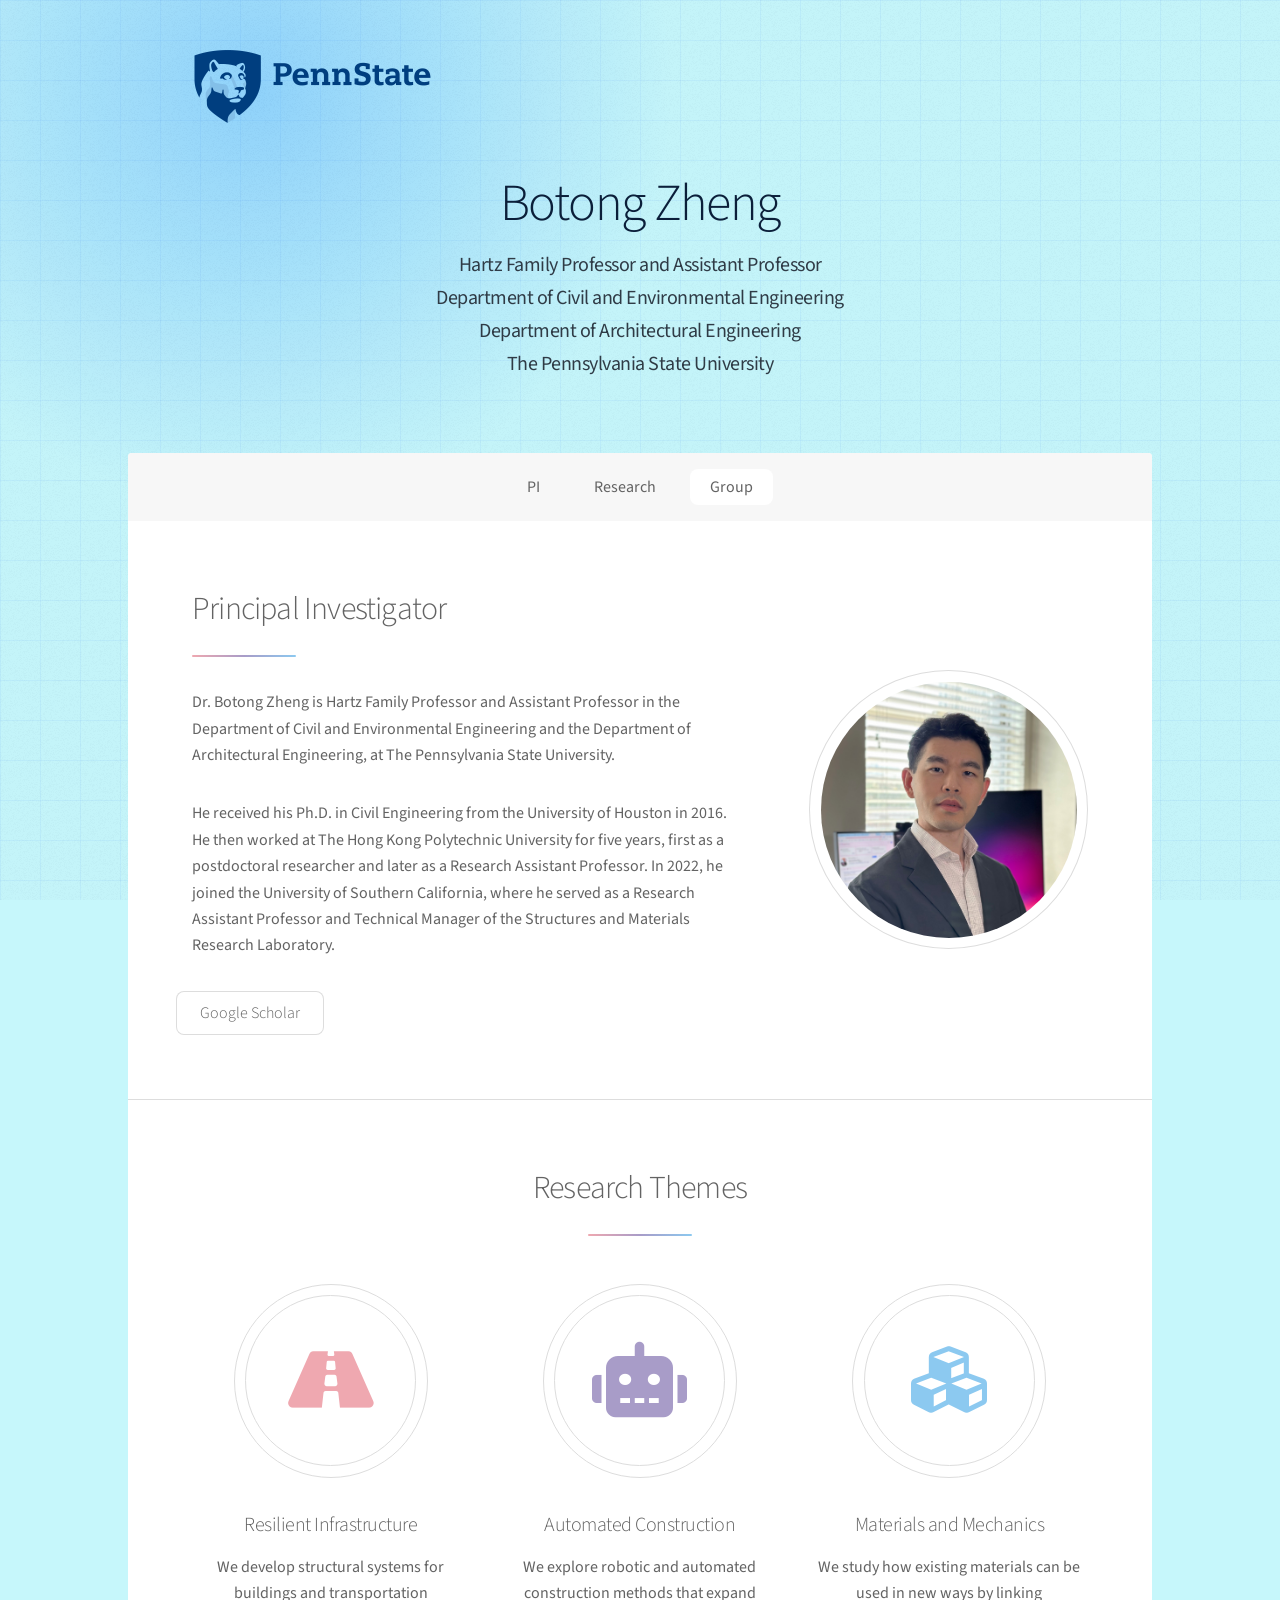
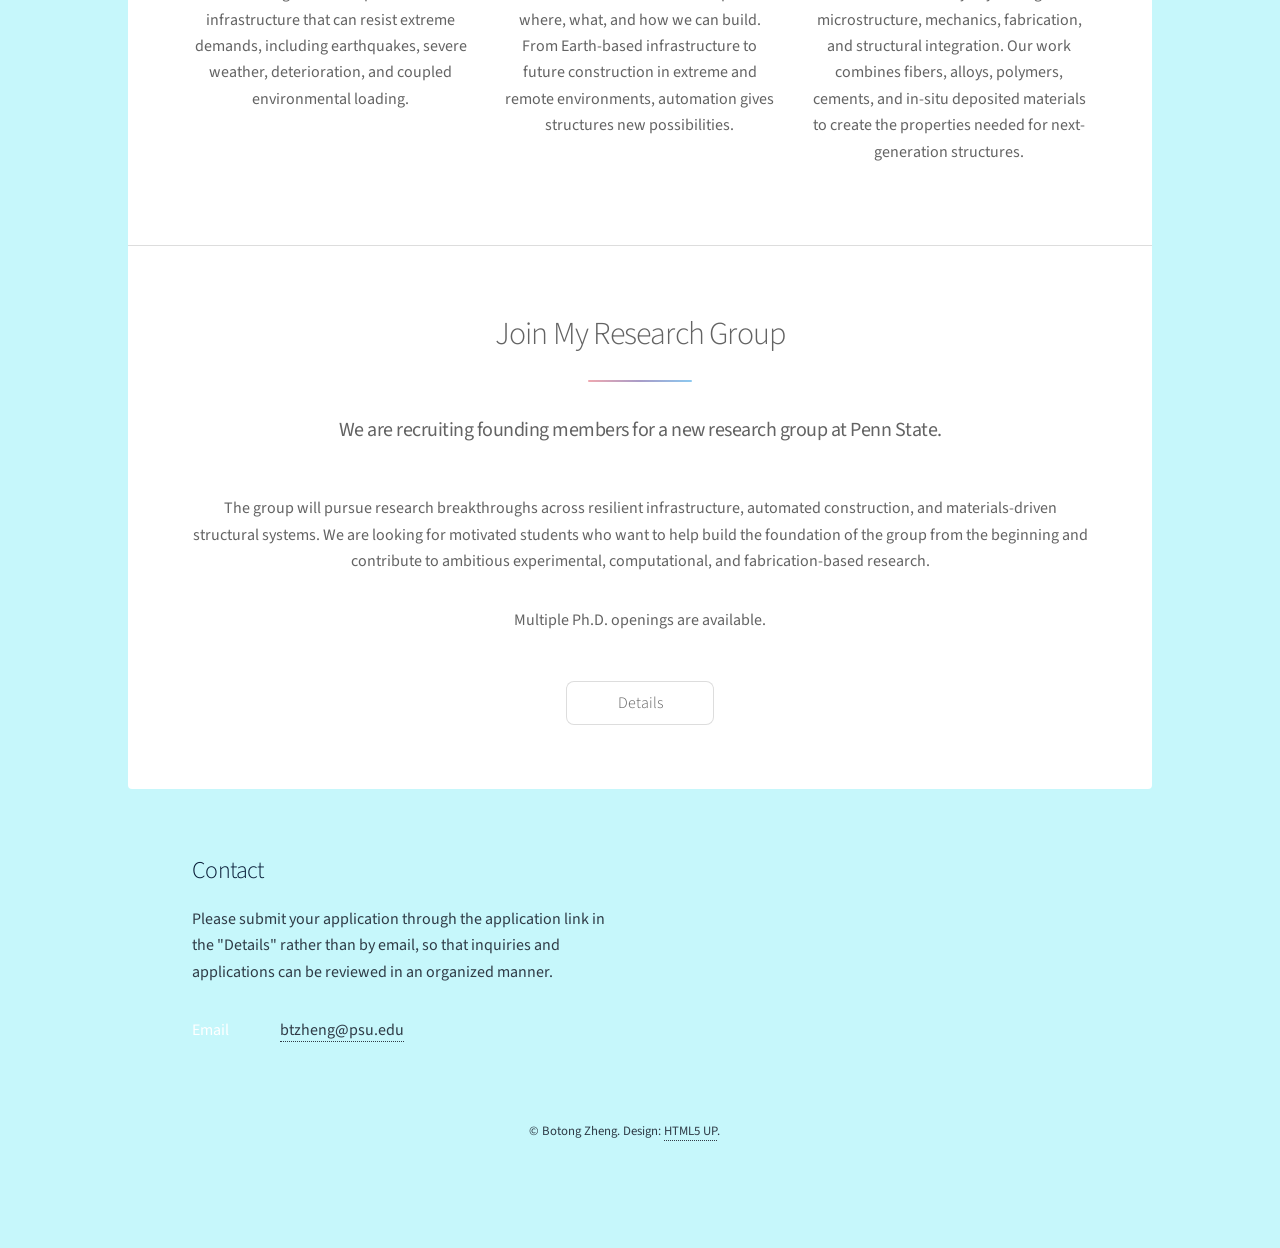
<file: index.html>
<!DOCTYPE HTML>
<!--
	Stellar by HTML5 UP
	html5up.net | @ajlkn
	Free for personal and commercial use under the CCA 3.0 license (html5up.net/license)
-->
<html>
	<head>
		<title>Botong Zheng Research Group</title>
		<meta charset="utf-8" />
		<meta name="viewport" content="width=device-width, initial-scale=1, user-scalable=no" />
		<link rel="stylesheet" href="assets/css/main.css" />
		<noscript><link rel="stylesheet" href="assets/css/noscript.css" /></noscript>
	</head>
	<body class="is-preload">

		<!-- Wrapper -->
			<div id="wrapper">

				<!-- Header -->
					<header id="header" class="alt">
						<span class="logo pennstate-logo"><img src="images/Pennstate-Logo.svg" alt="" /></span>
						<h1>Botong Zheng</h1>
						<p>Hartz Family Professor and Assistant Professor<br />
							Department of Civil and Environmental Engineering<br />
							Department of Architectural Engineering<br />
							The Pennsylvania State University</p>
					</header>

				<!-- Nav -->
					<nav id="nav">
						<ul>
							<li><a href="#intro" class="active">PI</a></li>
							<li><a href="#first">Research</a></li>
							<li><a href="#second">Group</a></li>
						</ul>
					</nav>

				<!-- Main -->
					<div id="main">

						<!-- Principal Investigator -->
						<section id="intro" class="main">
							<div class="spotlight">
								<div class="content">
									<header class="major">
										<h2>Principal Investigator</h2>
									</header>
									<p>Dr. Botong Zheng is Hartz Family Professor and Assistant Professor in the Department of Civil and Environmental Engineering and the Department of Architectural Engineering, at The Pennsylvania State University.</p>
									<p>He received his Ph.D. in Civil Engineering from the University of Houston in 2016. He then worked at The Hong Kong Polytechnic University for five years, first as a postdoctoral researcher and later as a Research Assistant Professor. In 2022, he joined the University of Southern California, where he served as a Research Assistant Professor and Technical Manager of the Structures and Materials Research Laboratory.</p>
									<ul class="actions">
										<a href="https://scholar.google.com/citations?user=AGGy0ecAAAAJ&hl=en" class="button" target="_blank">Google Scholar</a></li>
									</ul>
								</div>
								<span class="image"><img src="images/botong.jpg" alt="Botong Zheng" /></span>
							</div>
						</section>
						<!-- Research -->
						<section id="first" class="main special">
							<header class="major">
								<h2>Research Themes</h2>
							</header>

							<ul class="features">
								<li>
									<span class="icon solid major style1 fa-road"></span>
									<h3>Resilient Infrastructure</h3>
									<p>We develop structural systems for buildings and transportation infrastructure that can resist extreme demands, including earthquakes, severe weather, deterioration, and coupled environmental loading.</p>
								</li>

								<li>
									<span class="icon solid major style3 fa-robot"></span>
									<h3>Automated Construction</h3>
									<p>We explore robotic and automated construction methods that expand where, what, and how we can build. From Earth-based infrastructure to future construction in extreme and remote environments, automation gives structures new possibilities.</p>
								</li>

								<li>
									<span class="icon solid major style5 fa-cubes"></span>
									<h3>Materials and Mechanics</h3>
									<p>We study how existing materials can be used in new ways by linking microstructure, mechanics, fabrication, and structural integration. Our work combines fibers, alloys, polymers, cements, and in-situ deposited materials to create the properties needed for next-generation structures.</p>
								</li>
							</ul>
						</section>

						<!-- Research Group -->
						<section id="second" class="main special">
							<header class="major">
								<h2>Join My Research Group</h2>
								<p>We are recruiting founding members for a new research group at Penn State.</p>
							</header>

							<p>
								The group will pursue research breakthroughs across resilient infrastructure, automated construction,
								and materials-driven structural systems. We are looking for motivated students who want to help build
								the foundation of the group from the beginning and contribute to ambitious experimental, computational,
								and fabrication-based research.
							</p>

							<p>
								Multiple Ph.D. openings are available.
							</p>

							<footer class="major">
								<ul class="actions special">
									<li><a href="Apply.html" class="button">Details</a></li>
								</ul>
							</footer>
						</section>


					</div>

				<!-- Footer -->
					<footer id="footer">
						<section>
							<h2>Contact</h2>
							<p>
								Please submit your application through the application link in the "Details" rather than by email, so that inquiries and applications can be reviewed in an organized manner.
							</p>

							<dl class="alt">
								<dt>Email</dt>
								<dd><a href="mailto:your-email@psu.edu">btzheng@psu.edu</a></dd>
							</dl>
						</section>

						<p class="copyright">
							&copy; Botong Zheng. Design: <a href="https://html5up.net">HTML5 UP</a>.
						</p>
					</footer>
			</div>

		<!-- Scripts -->
			<script src="assets/js/jquery.min.js"></script>
			<script src="assets/js/jquery.scrollex.min.js"></script>
			<script src="assets/js/jquery.scrolly.min.js"></script>
			<script src="assets/js/browser.min.js"></script>
			<script src="assets/js/breakpoints.min.js"></script>
			<script src="assets/js/util.js"></script>
			<script src="assets/js/main.js"></script>

	</body>
</html>
</file>
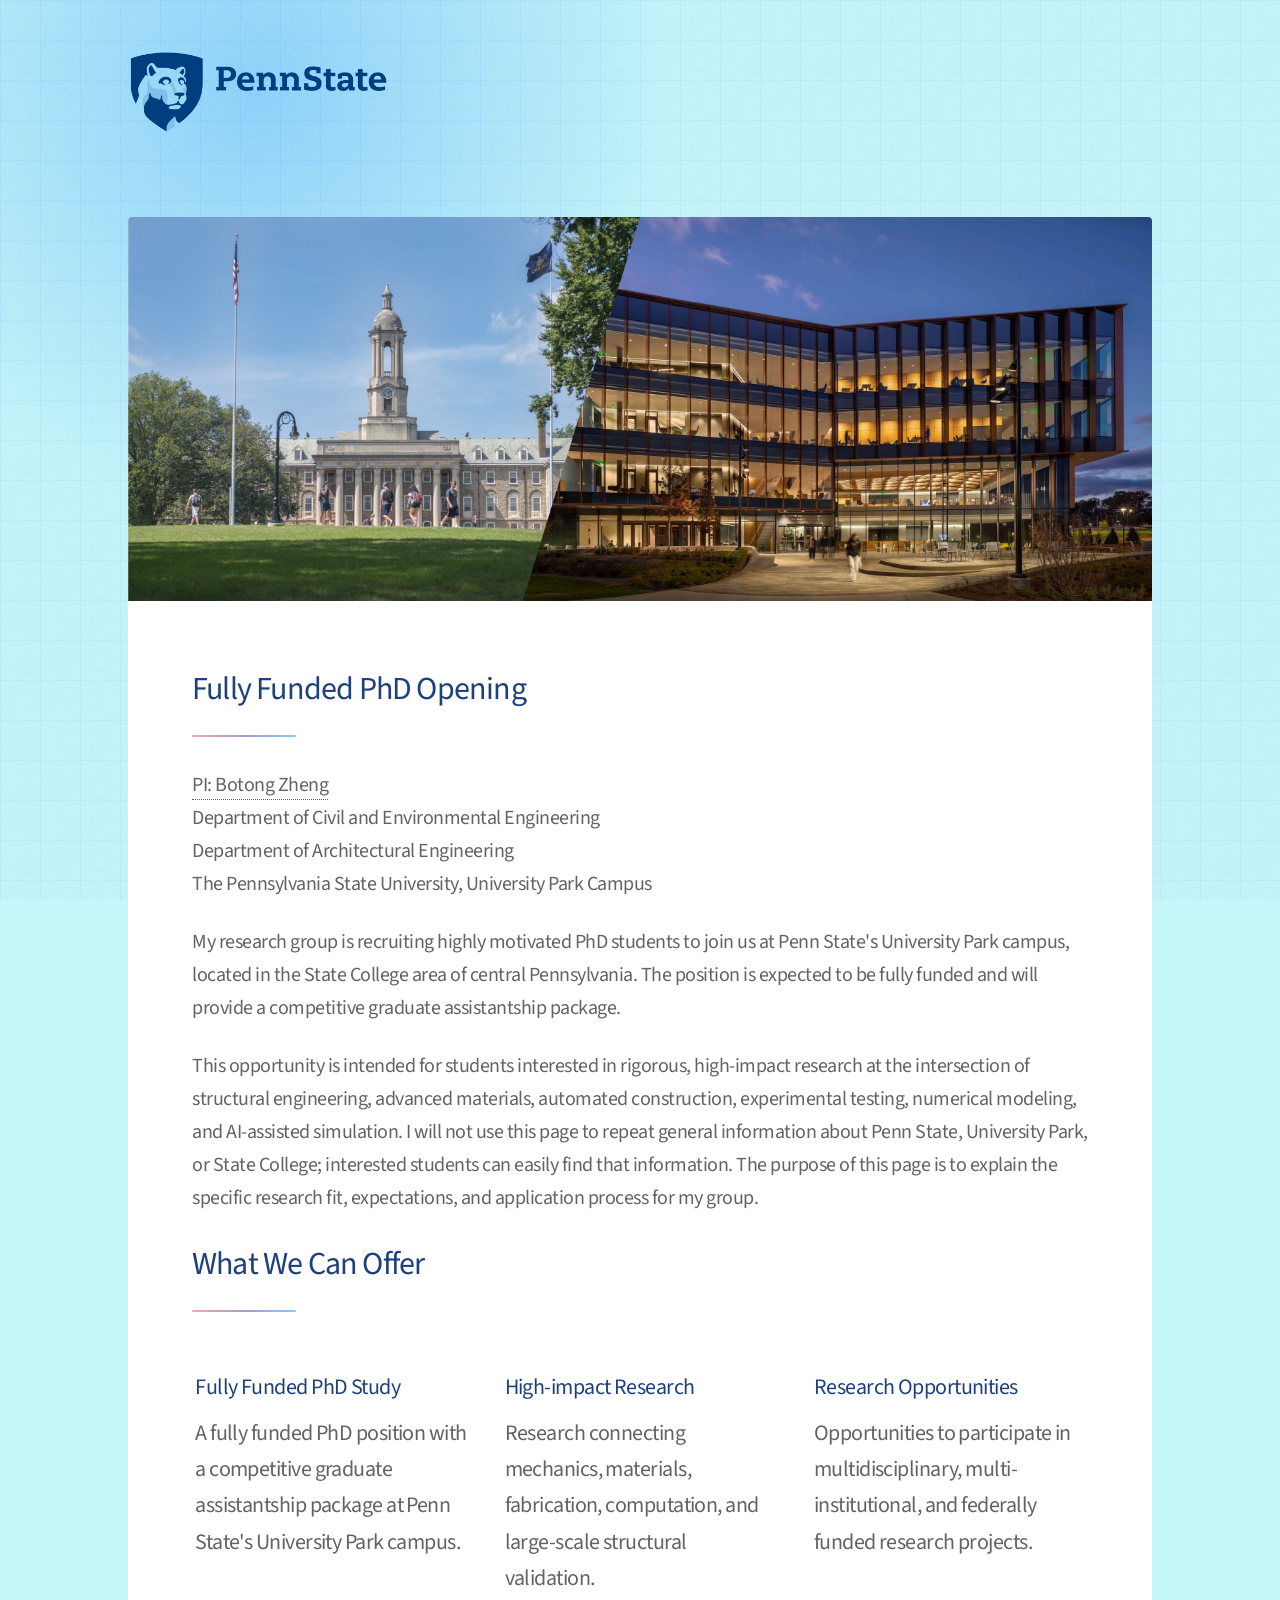
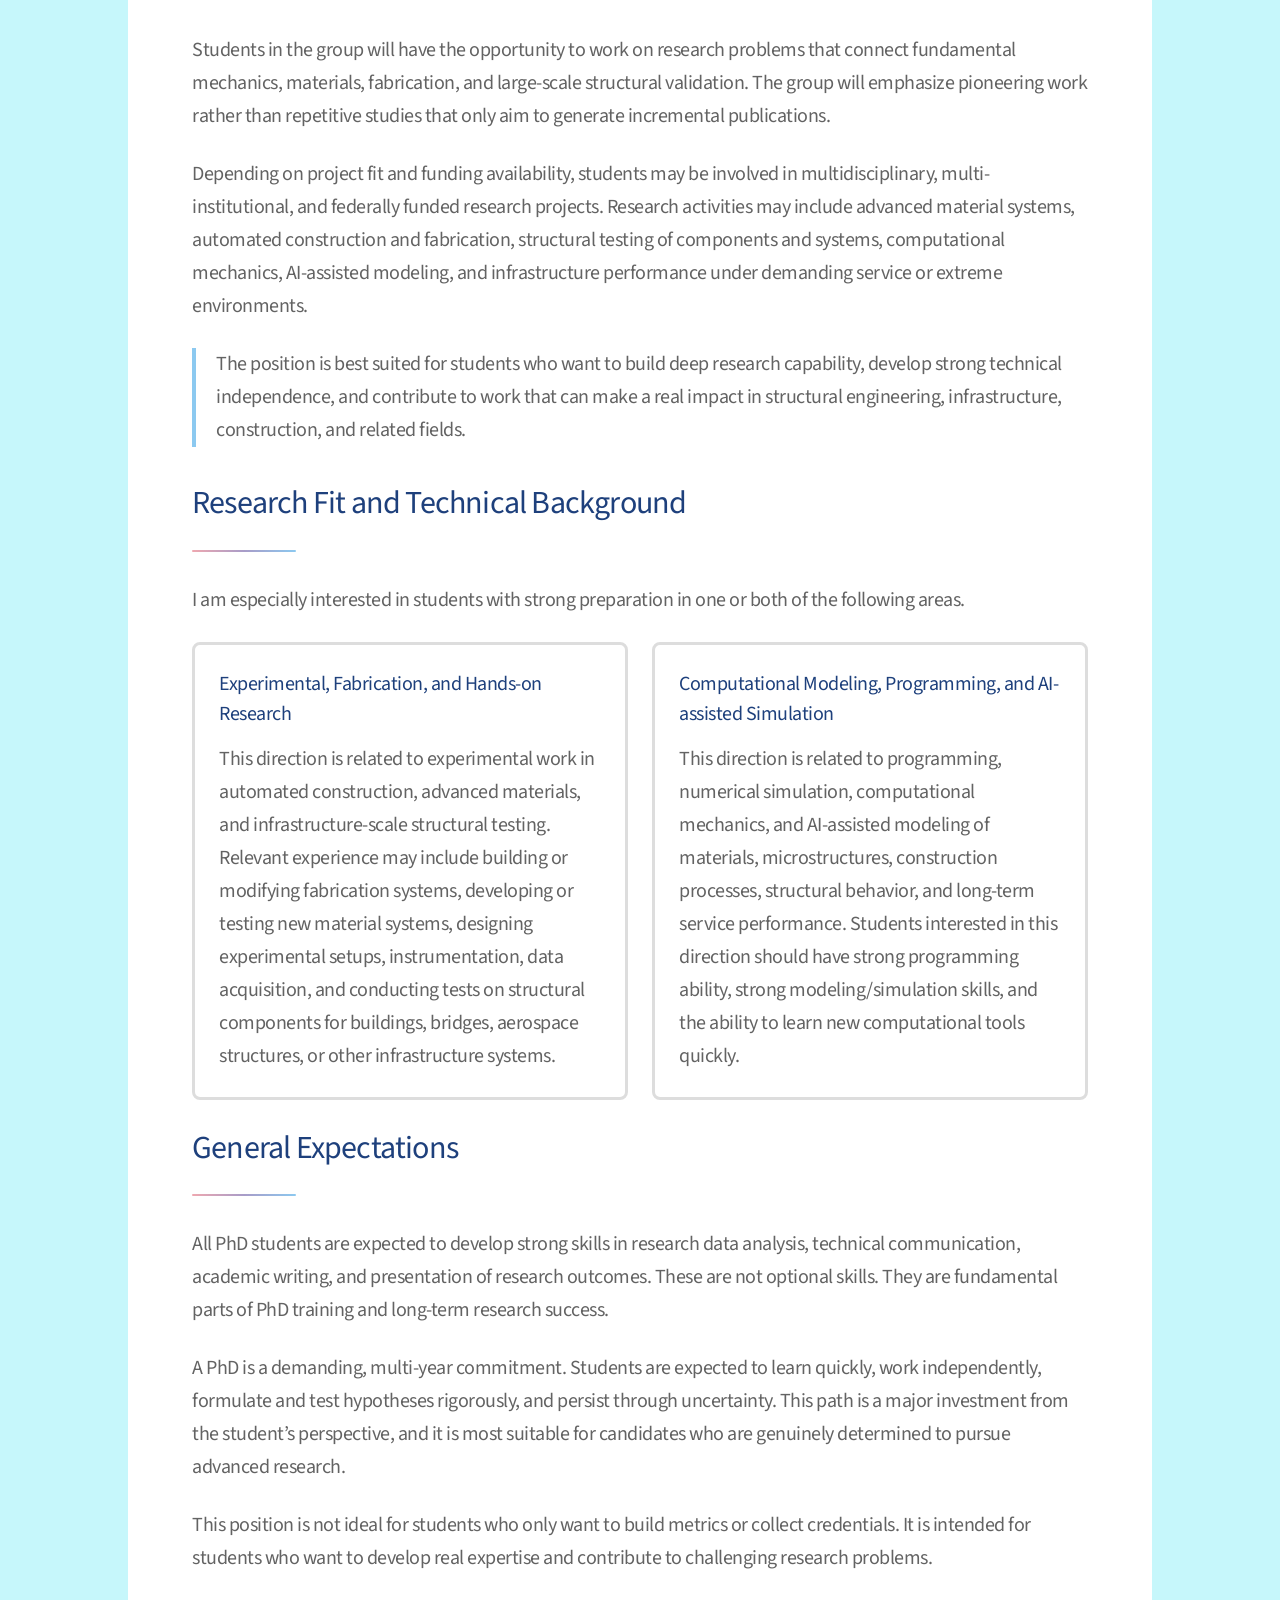
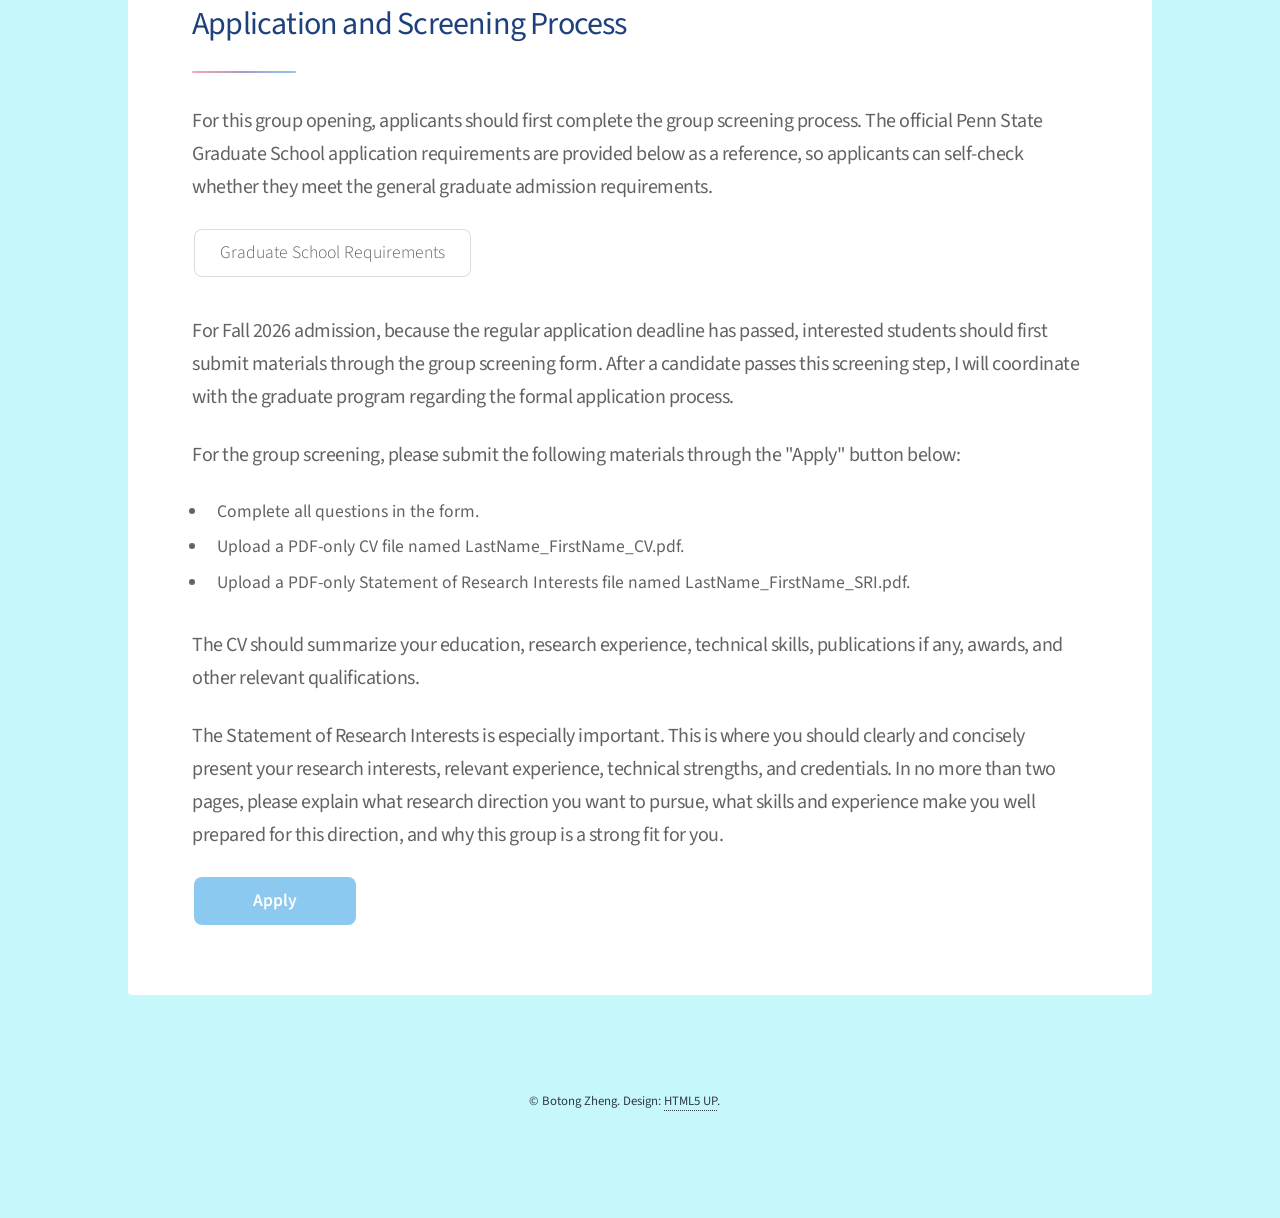
<file: Apply.html>
<!DOCTYPE HTML>
<!--
	Stellar by HTML5 UP
	html5up.net | @ajlkn
	Free for personal and commercial use under the CCA 3.0 license (html5up.net/license)
-->
<html>
	<head>
		<title>PhD Openings</title>
		<meta charset="utf-8" />
		<meta name="viewport" content="width=device-width, initial-scale=1, user-scalable=no" />
		<link rel="stylesheet" href="assets/css/main.css" />
		<noscript><link rel="stylesheet" href="assets/css/noscript.css" /></noscript>
	</head>
	<body class="is-preload">

		<!-- Wrapper -->
			<div id="wrapper">

				<!-- Header -->
					<header id="header" class="site-header">
						<span class="logo pennstate-logo"><img src="images/Pennstate-Logo.svg" alt="" /></span>
					</header>

				<!-- Main -->
					<div id="main">

						<!-- Content -->
							<section id="content" class="main opening-page">
								<span class="image main"><img src="images/Penn_State.jpg" alt="Penn State Old Main" /></span>

								<header class="major">
								<h2>Fully Funded PhD Opening</h2>
								<p>
									<a href="index.html">PI: Botong Zheng</a><br />
									Department of Civil and Environmental Engineering <br />
									Department of Architectural Engineering<br />
									The Pennsylvania State University, University Park Campus<br />
								</p>
								<div class="opening-intro soft-glow">
								<p>
									My research group is recruiting highly motivated PhD students to join us at
									Penn State's University Park campus, located in the State College area of
									central Pennsylvania. The position is expected to be fully funded and will
									provide a competitive graduate assistantship package.
								</p>

								<p>
									This opportunity is intended for students interested in rigorous, high-impact
									research at the intersection of structural engineering, advanced materials,
									automated construction, experimental testing, numerical modeling, and
									AI-assisted simulation. I will not use this page to repeat general information
									about Penn State, University Park, or State College; interested students can
									easily find that information. The purpose of this page is to explain the
									specific research fit, expectations, and application process for my group.
								</p>

								<h2>What We Can Offer</h2>

								<ul class="features">
									<li>
										<h3>Fully Funded PhD Study</h3>
										<p>
											A fully funded PhD position with a competitive graduate assistantship
											package at Penn State's University Park campus.
										</p>
									</li>
									<li>
										<h3>High-impact Research</h3>
										<p>
											Research connecting mechanics, materials, fabrication, computation,
											and large-scale structural validation.
										</p>
									</li>
									<li>
										<h3>Research Opportunities</h3>
										<p>
											Opportunities to participate in multidisciplinary, multi-institutional,
											and federally funded research projects.
										</p>
									</li>
								</ul>

								<p>
									Students in the group will have the opportunity to work on research problems
									that connect fundamental mechanics, materials, fabrication, and large-scale
									structural validation. The group will emphasize pioneering work rather than
									repetitive studies that only aim to generate incremental publications.
								</p>

								<p>
									Depending on project fit and funding availability, students may be involved in
									multidisciplinary, multi-institutional, and federally funded research projects.
									Research activities may include advanced material systems, automated construction
									and fabrication, structural testing of components and systems, computational
									mechanics, AI-assisted modeling, and infrastructure performance under demanding
									service or extreme environments.
								</p>

								<div class="note">
									<p>
										The position is best suited for students who want to build deep research
										capability, develop strong technical independence, and contribute to work
										that can make a real impact in structural engineering, infrastructure,
										construction, and related fields.
									</p>
								</div>

								<h2>Research Fit and Technical Background</h2>

								<p>
									I am especially interested in students with strong preparation in one or both
									of the following areas.
								</p>

								<div class="row">
									<div class="col-6 col-12-medium">
										<section class="box">
											<h3 class="track-title">Experimental, Fabrication, and Hands-on Research</h3>
											<p>
												This direction is related to experimental work in automated construction,
												advanced materials, and infrastructure-scale structural testing. Relevant
												experience may include building or modifying fabrication systems, developing
												or testing new material systems, designing experimental setups, instrumentation,
												data acquisition, and conducting tests on structural components for buildings,
												bridges, aerospace structures, or other infrastructure systems.
											</p>
										</section>
									</div>

									<div class="col-6 col-12-medium">
										<section class="box">
											<h3 class="track-title">Computational Modeling, Programming, and AI-assisted Simulation</h3>
											<p>
												This direction is related to programming, numerical simulation, computational
												mechanics, and AI-assisted modeling of materials, microstructures, construction
												processes, structural behavior, and long-term service performance. Students
												interested in this direction should have strong programming ability, strong
												modeling/simulation skills, and the ability to learn new computational tools
												quickly.
											</p>
										</section>
									</div>
								</div>

								<h2>General Expectations</h2>

									<p>
										All PhD students are expected to develop strong skills in research data
										analysis, technical communication, academic writing, and presentation of
										research outcomes. These are not optional skills. They are fundamental parts
										of PhD training and long-term research success.
									</p>

									<p>
										A PhD is a demanding, multi-year commitment. Students are expected to learn
										quickly, work independently, formulate and test hypotheses rigorously, and
										persist through uncertainty. This path is a major investment from the student’s
										perspective, and it is most suitable for candidates who are genuinely determined
										to pursue advanced research.
									</p>

									<p>
										This position is not ideal for students who only want to build metrics or
										collect credentials. It is intended for students who want to develop real
										expertise and contribute to challenging research problems.
									</p>

									<h2>Application and Screening Process</h2>

									<p>
										For this group opening, applicants should first complete the group screening
										process. The official Penn State Graduate School application requirements are
										provided below as a reference, so applicants can self-check whether they meet
										the general graduate admission requirements.
									</p>

									<ul class="actions">
										<li><a href="https://gradschool.psu.edu/admissions/prepare-to-apply" class="button" target="_blank" rel="noopener">Graduate School Requirements</a></li>
									</ul>

									<p>
										For Fall 2026 admission, because the regular application deadline has passed,
										interested students should first submit materials through the group screening
										form. After a candidate passes this screening step, I will coordinate with the
										graduate program regarding the formal application process.
									</p>

									<p>
										For the group screening, please submit the following materials through the
										"Apply" button below:
									</p>

									<ul>
										<li>Complete all questions in the form.</li>
										<li>Upload a PDF-only CV file named <strong>LastName_FirstName_CV.pdf</strong>.</li>
										<li>Upload a PDF-only Statement of Research Interests file named <strong>LastName_FirstName_SRI.pdf</strong>.</li>
									</ul>
									<p>
										The CV should summarize your education, research experience, technical skills,
										publications if any, awards, and other relevant qualifications.
									</p>

									<p>
										The Statement of Research Interests is especially important. This is where you
										should clearly and concisely present your research interests, relevant experience,
										technical strengths, and credentials. In no more than two pages, please explain
										what research direction you want to pursue, what skills and experience make you
										well prepared for this direction, and why this group is a strong fit for you.
									</p>

									<ul class="actions">
									<li><a href="https://docs.google.com/forms/d/e/1FAIpQLSdyuZRMjmvZvBG1GZIG9OX-FUKU7Kmnsbxd6V69dMdPY4j_tQ/viewform?usp=header" class="button primary" target="_blank" rel="noopener">Apply</a></li>
								</ul>
							</section>
					</div>

				<!-- Footer -->
					<footer id="footer">

						<p class="copyright">
							&copy; Botong Zheng. Design: <a href="https://html5up.net">HTML5 UP</a>.
						</p>
					</footer>

			</div>

		<!-- Scripts -->
			<script src="assets/js/jquery.min.js"></script>
			<script src="assets/js/jquery.scrollex.min.js"></script>
			<script src="assets/js/jquery.scrolly.min.js"></script>
			<script src="assets/js/browser.min.js"></script>
			<script src="assets/js/breakpoints.min.js"></script>
			<script src="assets/js/util.js"></script>
			<script src="assets/js/main.js"></script>

	</body>
</html>
</file>
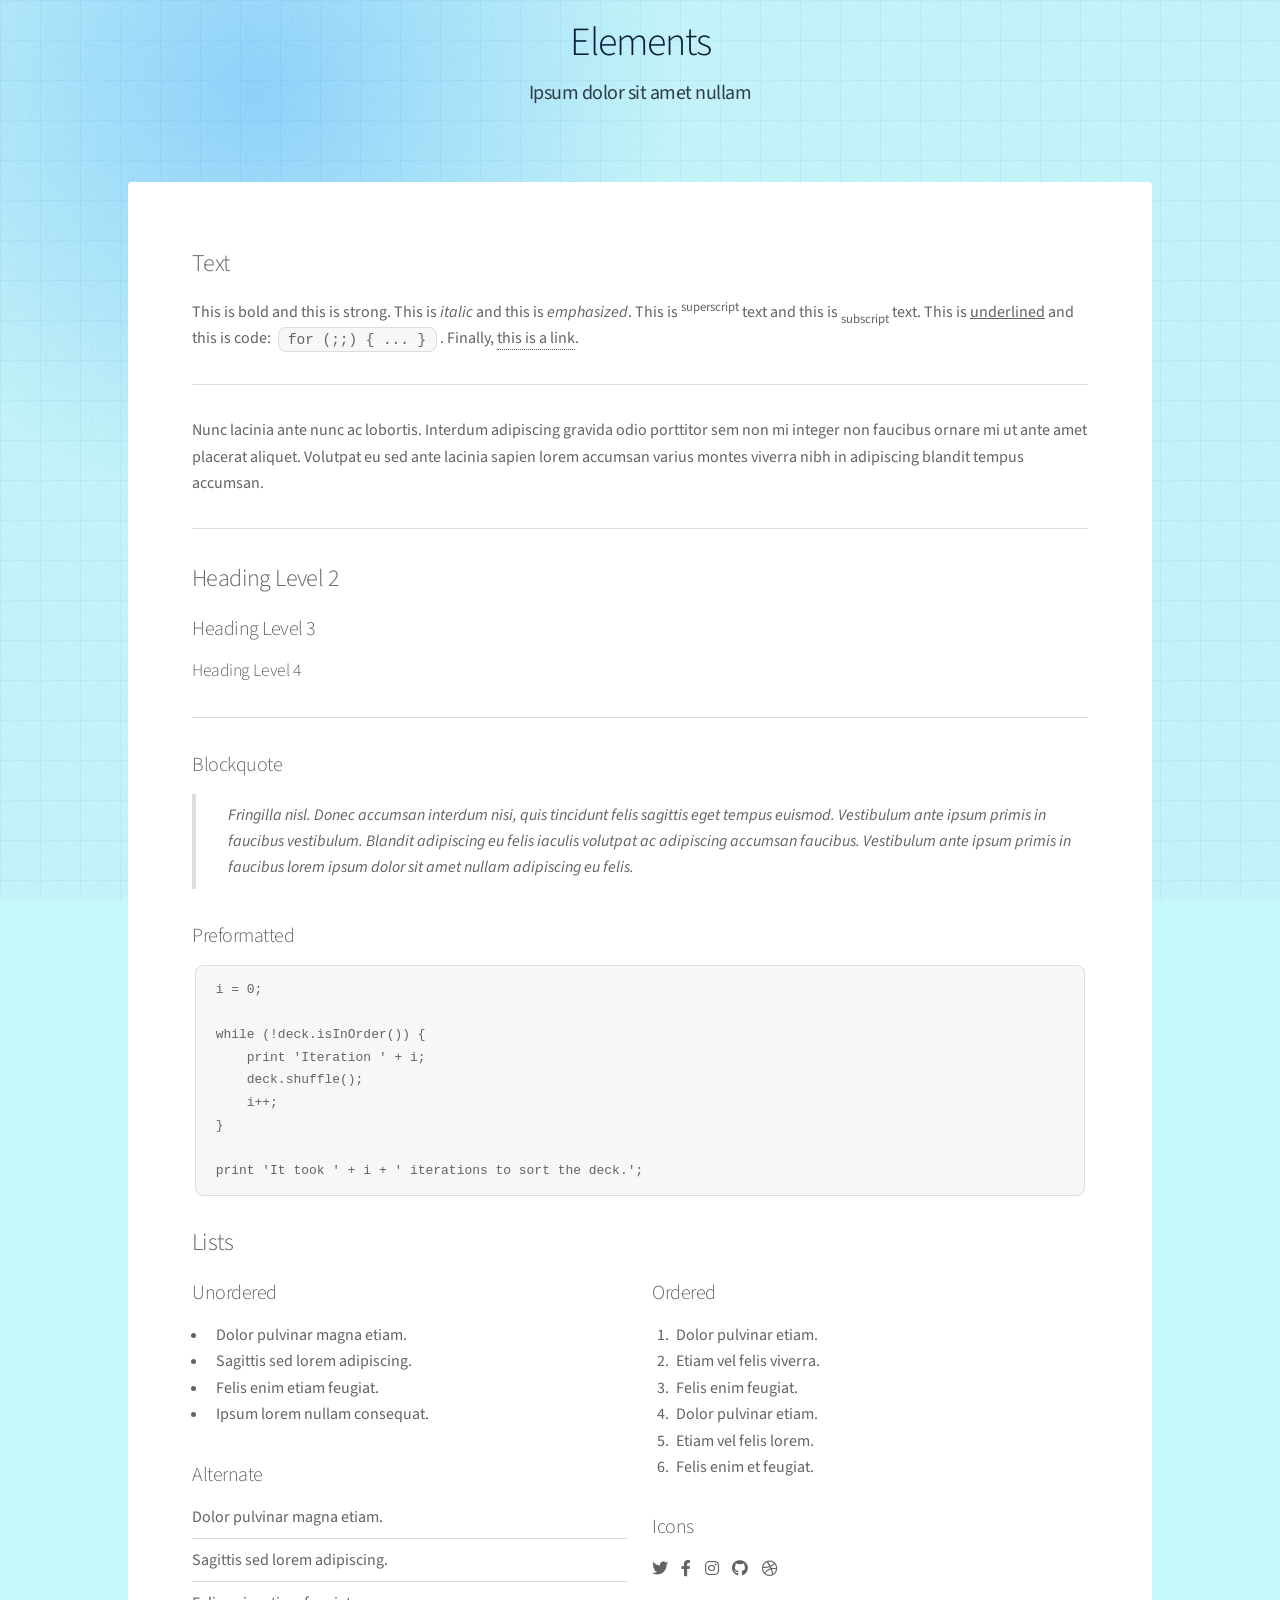
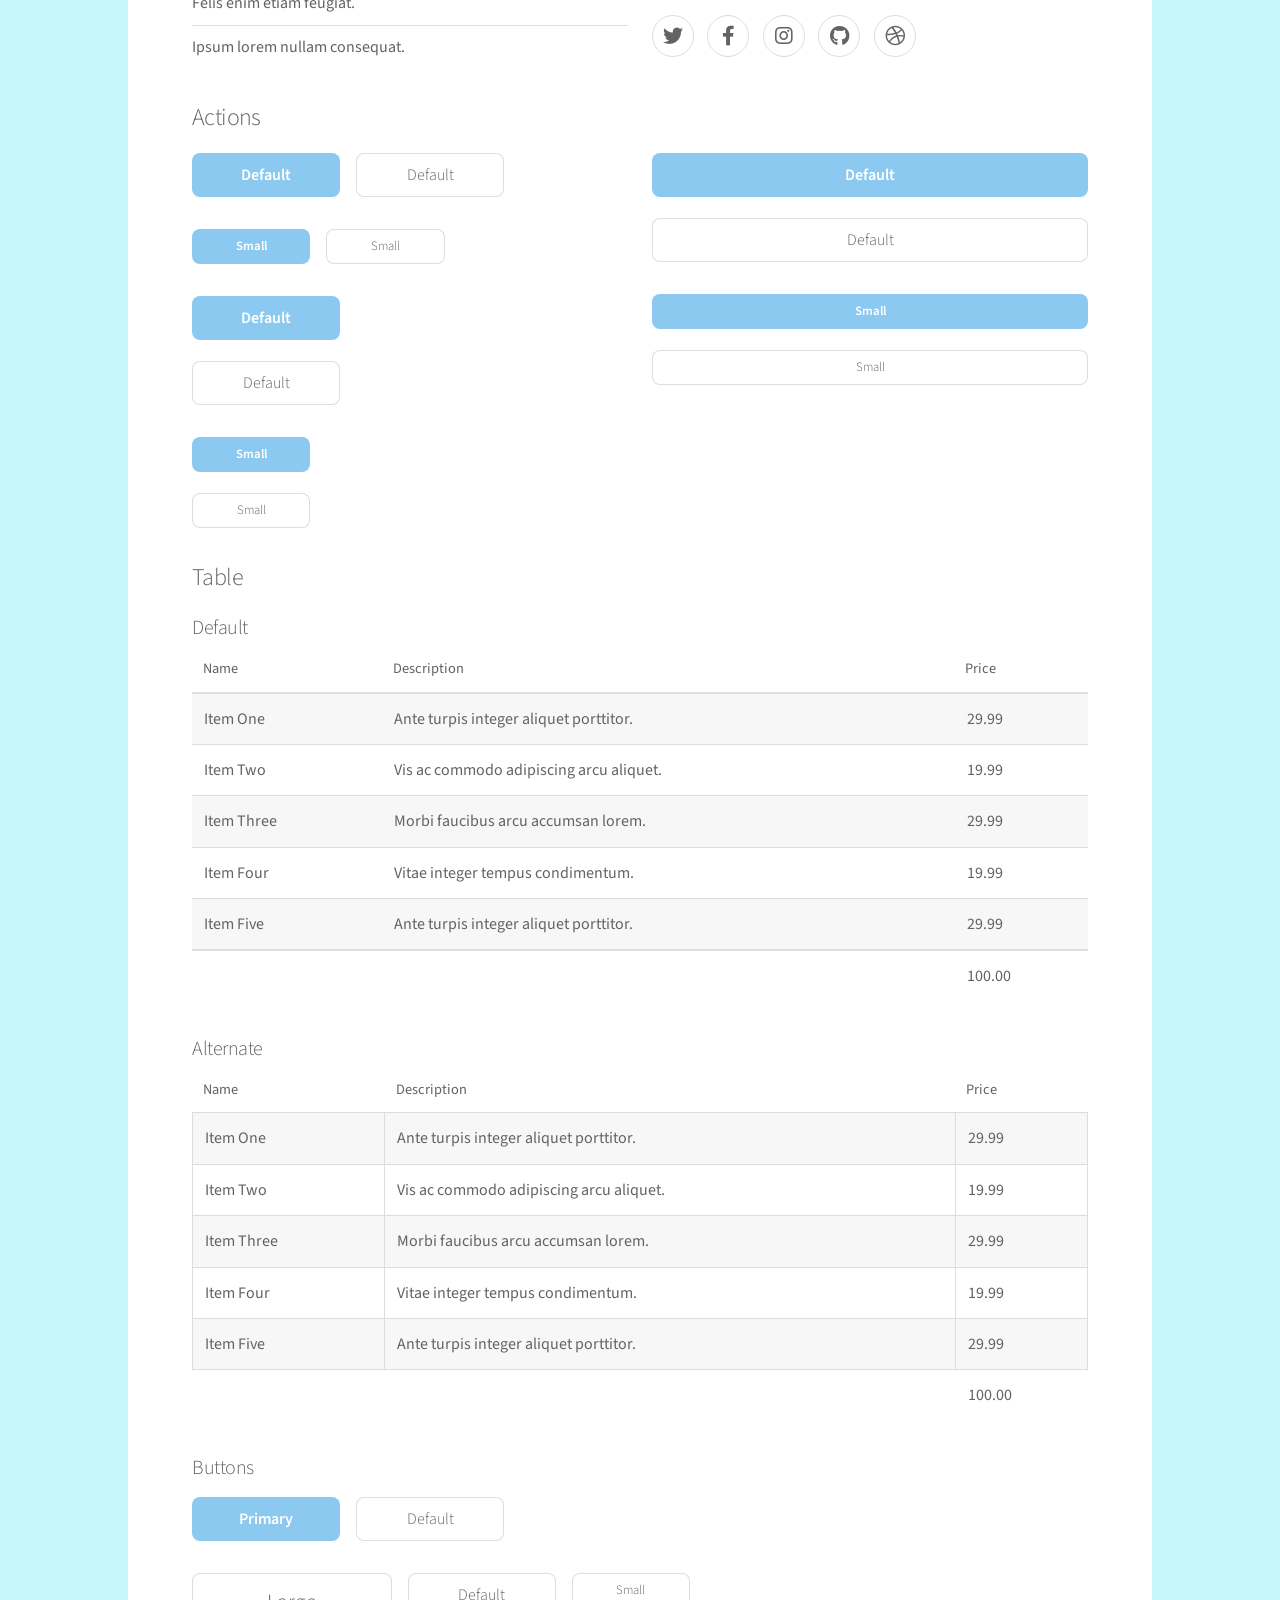
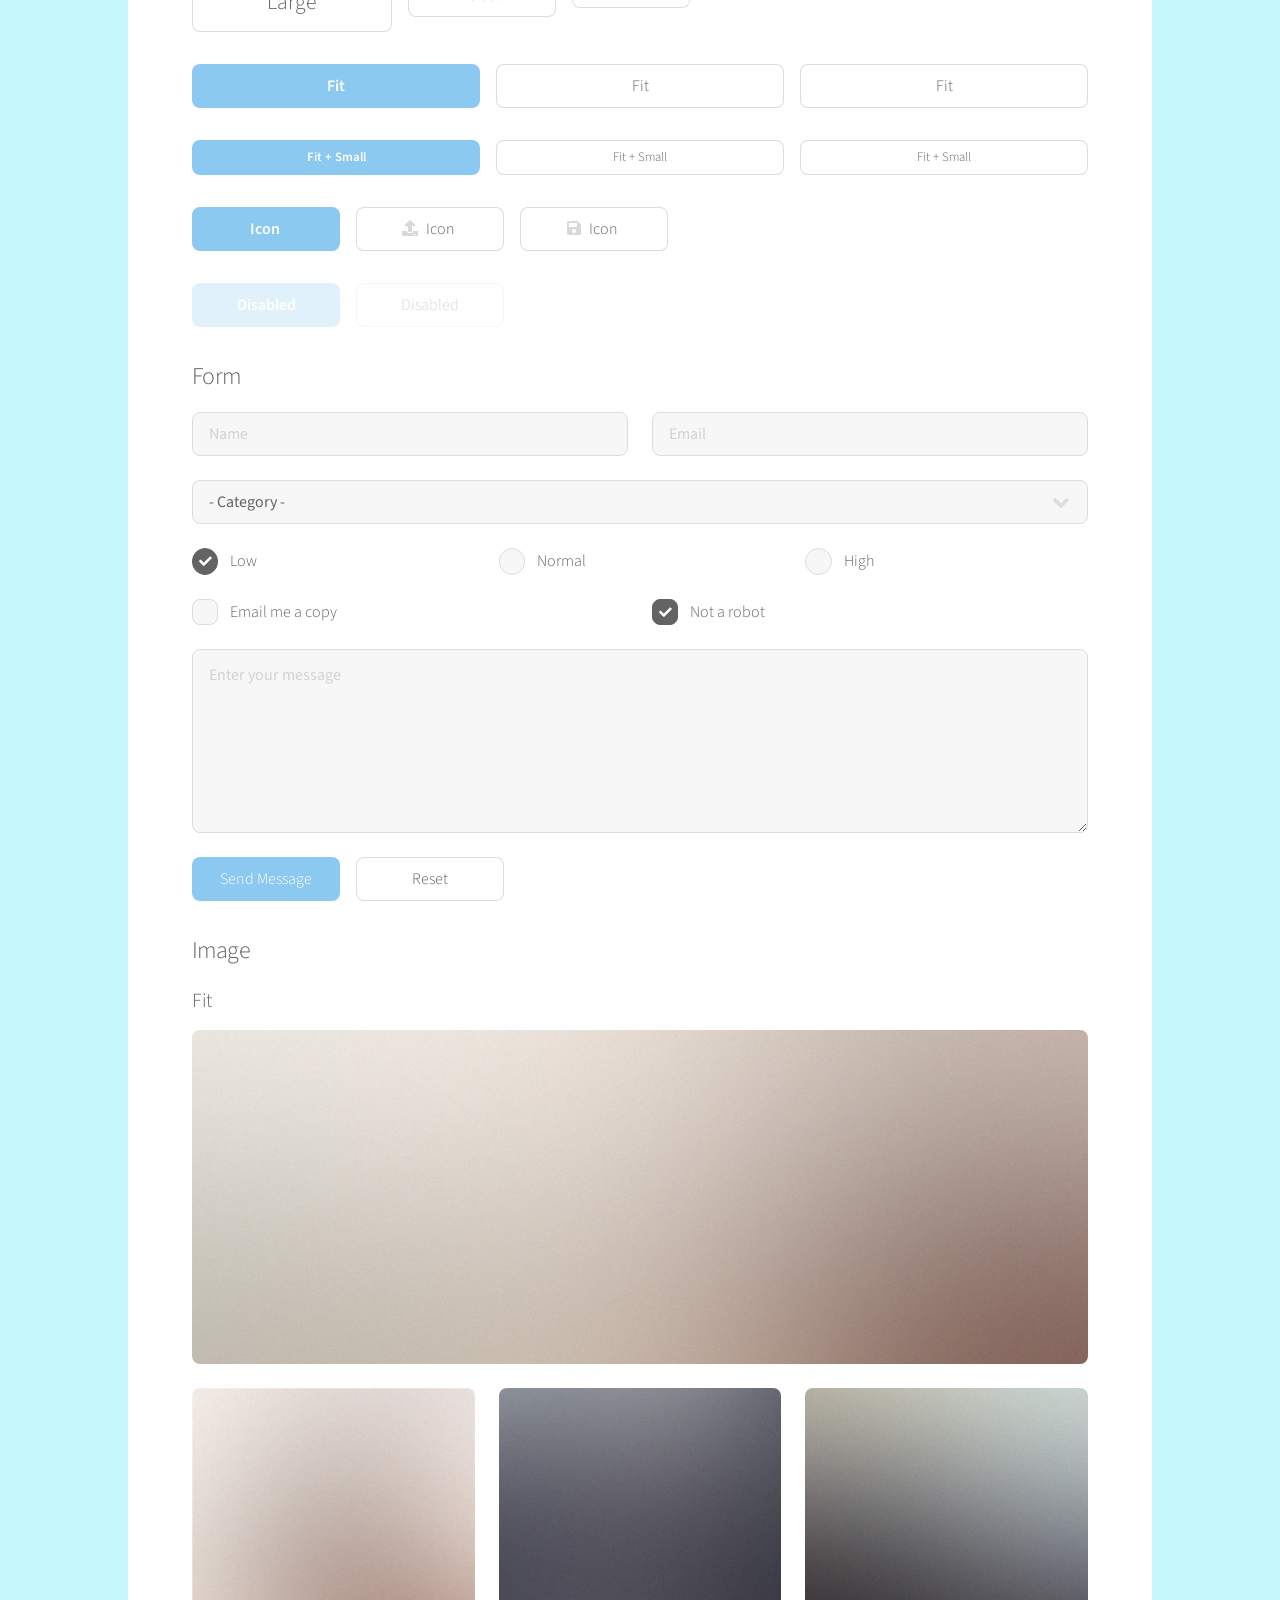
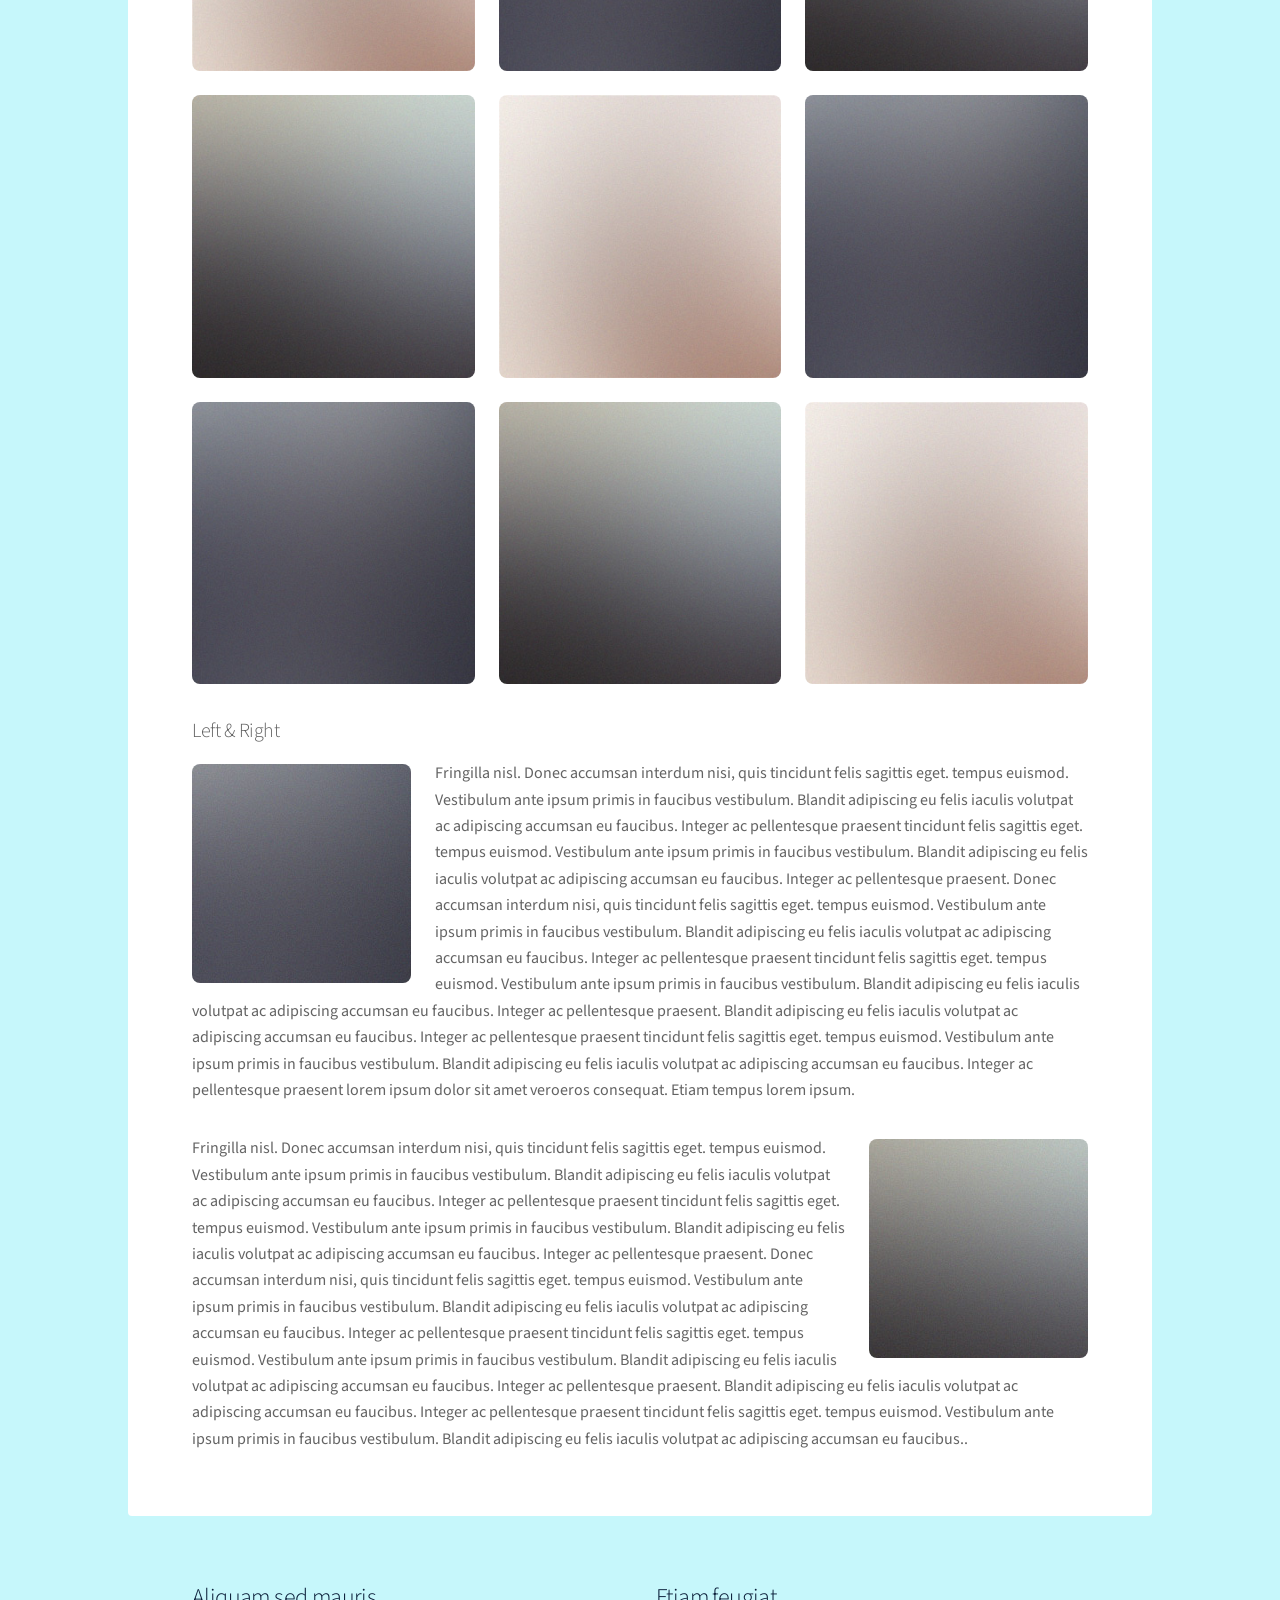
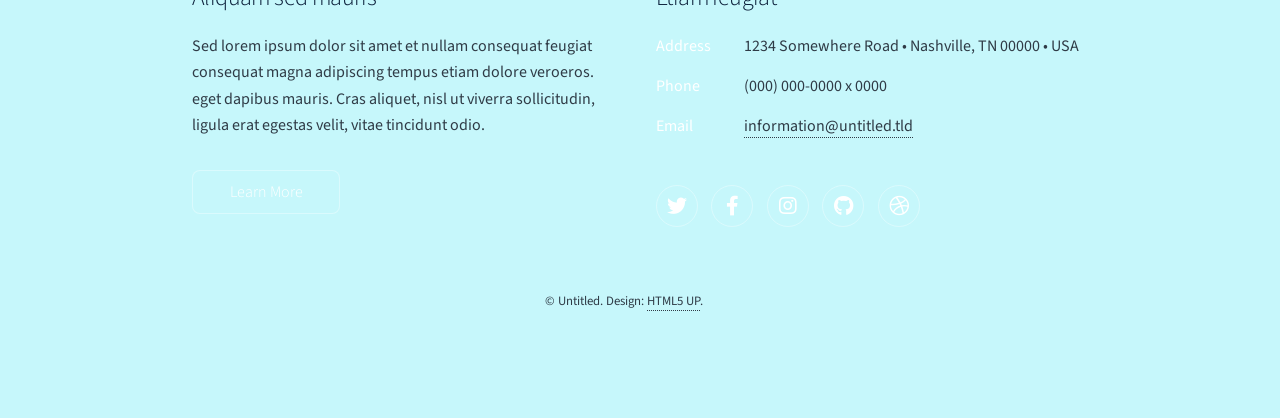
<file: elements.html>
<!DOCTYPE HTML>
<!--
	Stellar by HTML5 UP
	html5up.net | @ajlkn
	Free for personal and commercial use under the CCA 3.0 license (html5up.net/license)
-->
<html>
	<head>
		<title>Elements - Stellar by HTML5 UP</title>
		<meta charset="utf-8" />
		<meta name="viewport" content="width=device-width, initial-scale=1, user-scalable=no" />
		<link rel="stylesheet" href="assets/css/main.css" />
		<noscript><link rel="stylesheet" href="assets/css/noscript.css" /></noscript>
	</head>
	<body class="is-preload">

		<!-- Wrapper -->
			<div id="wrapper">

				<!-- Header -->
					<header id="header">
						<h1>Elements</h1>
						<p>Ipsum dolor sit amet nullam</p>
					</header>

				<!-- Main -->
					<div id="main">

						<!-- Content -->
							<section id="content" class="main">

								<!-- Text -->
									<section>
										<h2>Text</h2>
										<p>This is <b>bold</b> and this is <strong>strong</strong>. This is <i>italic</i> and this is <em>emphasized</em>.
										This is <sup>superscript</sup> text and this is <sub>subscript</sub> text.
										This is <u>underlined</u> and this is code: <code>for (;;) { ... }</code>. Finally, <a href="#">this is a link</a>.</p>
										<hr />
										<p>Nunc lacinia ante nunc ac lobortis. Interdum adipiscing gravida odio porttitor sem non mi integer non faucibus ornare mi ut ante amet placerat aliquet. Volutpat eu sed ante lacinia sapien lorem accumsan varius montes viverra nibh in adipiscing blandit tempus accumsan.</p>
										<hr />
										<h2>Heading Level 2</h2>
										<h3>Heading Level 3</h3>
										<h4>Heading Level 4</h4>
										<hr />
										<h3>Blockquote</h3>
										<blockquote>Fringilla nisl. Donec accumsan interdum nisi, quis tincidunt felis sagittis eget tempus euismod. Vestibulum ante ipsum primis in faucibus vestibulum. Blandit adipiscing eu felis iaculis volutpat ac adipiscing accumsan faucibus. Vestibulum ante ipsum primis in faucibus lorem ipsum dolor sit amet nullam adipiscing eu felis.</blockquote>
										<h3>Preformatted</h3>
										<pre><code>i = 0;

while (!deck.isInOrder()) {
    print 'Iteration ' + i;
    deck.shuffle();
    i++;
}

print 'It took ' + i + ' iterations to sort the deck.';</code></pre>
									</section>

								<!-- Lists -->
									<section>
										<h2>Lists</h2>
										<div class="row">
											<div class="col-6 col-12-medium">
												<h3>Unordered</h3>
												<ul>
													<li>Dolor pulvinar magna etiam.</li>
													<li>Sagittis sed lorem adipiscing.</li>
													<li>Felis enim etiam feugiat.</li>
													<li>Ipsum lorem nullam consequat.</li>
												</ul>
												<h3>Alternate</h3>
												<ul class="alt">
													<li>Dolor pulvinar magna etiam.</li>
													<li>Sagittis sed lorem adipiscing.</li>
													<li>Felis enim etiam feugiat.</li>
													<li>Ipsum lorem nullam consequat.</li>
												</ul>
											</div>
											<div class="col-6 col-12-medium">
												<h3>Ordered</h3>
												<ol>
													<li>Dolor pulvinar etiam.</li>
													<li>Etiam vel felis viverra.</li>
													<li>Felis enim feugiat.</li>
													<li>Dolor pulvinar etiam.</li>
													<li>Etiam vel felis lorem.</li>
													<li>Felis enim et feugiat.</li>
												</ol>
												<h3>Icons</h3>
												<ul class="icons">
													<li><a href="#" class="icon brands fa-twitter"><span class="label">Twitter</span></a></li>
													<li><a href="#" class="icon brands fa-facebook-f"><span class="label">Facebook</span></a></li>
													<li><a href="#" class="icon brands fa-instagram"><span class="label">Instagram</span></a></li>
													<li><a href="#" class="icon brands fa-github"><span class="label">GitHub</span></a></li>
													<li><a href="#" class="icon brands fa-dribbble"><span class="label">Dribbble</span></a></li>
												</ul>
												<ul class="icons">
													<li><a href="#" class="icon brands alt fa-twitter"><span class="label">Twitter</span></a></li>
													<li><a href="#" class="icon brands alt fa-facebook-f"><span class="label">Facebook</span></a></li>
													<li><a href="#" class="icon brands alt fa-instagram"><span class="label">Instagram</span></a></li>
													<li><a href="#" class="icon brands alt fa-github"><span class="label">GitHub</span></a></li>
													<li><a href="#" class="icon brands alt fa-dribbble"><span class="label">Dribbble</span></a></li>
												</ul>
											</div>
										</div>
										<h2>Actions</h2>
										<div class="row">
											<div class="col-6 col-12-medium">
												<ul class="actions">
													<li><a href="#" class="button primary">Default</a></li>
													<li><a href="#" class="button">Default</a></li>
												</ul>
												<ul class="actions small">
													<li><a href="#" class="button primary small">Small</a></li>
													<li><a href="#" class="button small">Small</a></li>
												</ul>
												<ul class="actions stacked">
													<li><a href="#" class="button primary">Default</a></li>
													<li><a href="#" class="button">Default</a></li>
												</ul>
												<ul class="actions stacked">
													<li><a href="#" class="button primary small">Small</a></li>
													<li><a href="#" class="button small">Small</a></li>
												</ul>
											</div>
											<div class="col-6 col-12-medium">
												<ul class="actions stacked">
													<li><a href="#" class="button primary fit">Default</a></li>
													<li><a href="#" class="button fit">Default</a></li>
												</ul>
												<ul class="actions stacked">
													<li><a href="#" class="button primary small fit">Small</a></li>
													<li><a href="#" class="button small fit">Small</a></li>
												</ul>
											</div>
										</div>
									</section>

								<!-- Table -->
									<section>
										<h2>Table</h2>
										<h3>Default</h3>
										<div class="table-wrapper">
											<table>
												<thead>
													<tr>
														<th>Name</th>
														<th>Description</th>
														<th>Price</th>
													</tr>
												</thead>
												<tbody>
													<tr>
														<td>Item One</td>
														<td>Ante turpis integer aliquet porttitor.</td>
														<td>29.99</td>
													</tr>
													<tr>
														<td>Item Two</td>
														<td>Vis ac commodo adipiscing arcu aliquet.</td>
														<td>19.99</td>
													</tr>
													<tr>
														<td>Item Three</td>
														<td> Morbi faucibus arcu accumsan lorem.</td>
														<td>29.99</td>
													</tr>
													<tr>
														<td>Item Four</td>
														<td>Vitae integer tempus condimentum.</td>
														<td>19.99</td>
													</tr>
													<tr>
														<td>Item Five</td>
														<td>Ante turpis integer aliquet porttitor.</td>
														<td>29.99</td>
													</tr>
												</tbody>
												<tfoot>
													<tr>
														<td colspan="2"></td>
														<td>100.00</td>
													</tr>
												</tfoot>
											</table>
										</div>

										<h3>Alternate</h3>
										<div class="table-wrapper">
											<table class="alt">
												<thead>
													<tr>
														<th>Name</th>
														<th>Description</th>
														<th>Price</th>
													</tr>
												</thead>
												<tbody>
													<tr>
														<td>Item One</td>
														<td>Ante turpis integer aliquet porttitor.</td>
														<td>29.99</td>
													</tr>
													<tr>
														<td>Item Two</td>
														<td>Vis ac commodo adipiscing arcu aliquet.</td>
														<td>19.99</td>
													</tr>
													<tr>
														<td>Item Three</td>
														<td> Morbi faucibus arcu accumsan lorem.</td>
														<td>29.99</td>
													</tr>
													<tr>
														<td>Item Four</td>
														<td>Vitae integer tempus condimentum.</td>
														<td>19.99</td>
													</tr>
													<tr>
														<td>Item Five</td>
														<td>Ante turpis integer aliquet porttitor.</td>
														<td>29.99</td>
													</tr>
												</tbody>
												<tfoot>
													<tr>
														<td colspan="2"></td>
														<td>100.00</td>
													</tr>
												</tfoot>
											</table>
										</div>
									</section>

								<!-- Buttons -->
									<section>
										<h3>Buttons</h3>
										<ul class="actions">
											<li><a href="#" class="button primary">Primary</a></li>
											<li><a href="#" class="button">Default</a></li>
										</ul>
										<ul class="actions">
											<li><a href="#" class="button large">Large</a></li>
											<li><a href="#" class="button">Default</a></li>
											<li><a href="#" class="button small">Small</a></li>
										</ul>
										<ul class="actions fit">
											<li><a href="#" class="button primary fit">Fit</a></li>
											<li><a href="#" class="button fit">Fit</a></li>
											<li><a href="#" class="button fit">Fit</a></li>
										</ul>
										<ul class="actions fit small">
											<li><a href="#" class="button primary fit small">Fit + Small</a></li>
											<li><a href="#" class="button fit small">Fit + Small</a></li>
											<li><a href="#" class="button fit small">Fit + Small</a></li>
										</ul>
										<ul class="actions">
											<li><a href="#" class="button primary icon solidfa-download">Icon</a></li>
											<li><a href="#" class="button icon solid fa-upload">Icon</a></li>
											<li><a href="#" class="button icon solid fa-save">Icon</a></li>
										</ul>
										<ul class="actions">
											<li><span class="button primary disabled">Disabled</span></li>
											<li><span class="button disabled">Disabled</span></li>
										</ul>
									</section>

								<!-- Form -->
									<section>
										<h2>Form</h2>
										<form method="post" action="#">
											<div class="row gtr-uniform">
												<div class="col-6 col-12-xsmall">
													<input type="text" name="demo-name" id="demo-name" value="" placeholder="Name" />
												</div>
												<div class="col-6 col-12-xsmall">
													<input type="email" name="demo-email" id="demo-email" value="" placeholder="Email" />
												</div>
												<div class="col-12">
													<select name="demo-category" id="demo-category">
														<option value="">- Category -</option>
														<option value="1">Manufacturing</option>
														<option value="1">Shipping</option>
														<option value="1">Administration</option>
														<option value="1">Human Resources</option>
													</select>
												</div>
												<div class="col-4 col-12-small">
													<input type="radio" id="demo-priority-low" name="demo-priority" checked>
													<label for="demo-priority-low">Low</label>
												</div>
												<div class="col-4 col-12-small">
													<input type="radio" id="demo-priority-normal" name="demo-priority">
													<label for="demo-priority-normal">Normal</label>
												</div>
												<div class="col-4 col-12-small">
													<input type="radio" id="demo-priority-high" name="demo-priority">
													<label for="demo-priority-high">High</label>
												</div>
												<div class="col-6 col-12-small">
													<input type="checkbox" id="demo-copy" name="demo-copy">
													<label for="demo-copy">Email me a copy</label>
												</div>
												<div class="col-6 col-12-small">
													<input type="checkbox" id="demo-human" name="demo-human" checked>
													<label for="demo-human">Not a robot</label>
												</div>
												<div class="col-12">
													<textarea name="demo-message" id="demo-message" placeholder="Enter your message" rows="6"></textarea>
												</div>
												<div class="col-12">
													<ul class="actions">
														<li><input type="submit" value="Send Message" class="primary" /></li>
														<li><input type="reset" value="Reset" /></li>
													</ul>
												</div>
											</div>
										</form>
									</section>

								<!-- Image -->
									<section>
										<h2>Image</h2>
										<h3>Fit</h3>
										<div class="box alt">
											<div class="row gtr-uniform">
												<div class="col-12"><span class="image fit"><img src="images/pic04.jpg" alt="" /></span></div>
												<div class="col-4"><span class="image fit"><img src="images/pic01.jpg" alt="" /></span></div>
												<div class="col-4"><span class="image fit"><img src="images/pic02.jpg" alt="" /></span></div>
												<div class="col-4"><span class="image fit"><img src="images/pic03.jpg" alt="" /></span></div>
												<div class="col-4"><span class="image fit"><img src="images/pic03.jpg" alt="" /></span></div>
												<div class="col-4"><span class="image fit"><img src="images/pic01.jpg" alt="" /></span></div>
												<div class="col-4"><span class="image fit"><img src="images/pic02.jpg" alt="" /></span></div>
												<div class="col-4"><span class="image fit"><img src="images/pic02.jpg" alt="" /></span></div>
												<div class="col-4"><span class="image fit"><img src="images/pic03.jpg" alt="" /></span></div>
												<div class="col-4"><span class="image fit"><img src="images/pic01.jpg" alt="" /></span></div>
											</div>
										</div>
										<h3>Left &amp; Right</h3>
										<p><span class="image left"><img src="images/pic05.jpg" alt="" /></span>Fringilla nisl. Donec accumsan interdum nisi, quis tincidunt felis sagittis eget. tempus euismod. Vestibulum ante ipsum primis in faucibus vestibulum. Blandit adipiscing eu felis iaculis volutpat ac adipiscing accumsan eu faucibus. Integer ac pellentesque praesent tincidunt felis sagittis eget. tempus euismod. Vestibulum ante ipsum primis in faucibus vestibulum. Blandit adipiscing eu felis iaculis volutpat ac adipiscing accumsan eu faucibus. Integer ac pellentesque praesent. Donec accumsan interdum nisi, quis tincidunt felis sagittis eget. tempus euismod. Vestibulum ante ipsum primis in faucibus vestibulum. Blandit adipiscing eu felis iaculis volutpat ac adipiscing accumsan eu faucibus. Integer ac pellentesque praesent tincidunt felis sagittis eget. tempus euismod. Vestibulum ante ipsum primis in faucibus vestibulum. Blandit adipiscing eu felis iaculis volutpat ac adipiscing accumsan eu faucibus. Integer ac pellentesque praesent. Blandit adipiscing eu felis iaculis volutpat ac adipiscing accumsan eu faucibus. Integer ac pellentesque praesent tincidunt felis sagittis eget. tempus euismod. Vestibulum ante ipsum primis in faucibus vestibulum. Blandit adipiscing eu felis iaculis volutpat ac adipiscing accumsan eu faucibus. Integer ac pellentesque praesent lorem ipsum dolor sit amet veroeros consequat. Etiam tempus lorem ipsum.</p>
										<p><span class="image right"><img src="images/pic06.jpg" alt="" /></span>Fringilla nisl. Donec accumsan interdum nisi, quis tincidunt felis sagittis eget. tempus euismod. Vestibulum ante ipsum primis in faucibus vestibulum. Blandit adipiscing eu felis iaculis volutpat ac adipiscing accumsan eu faucibus. Integer ac pellentesque praesent tincidunt felis sagittis eget. tempus euismod. Vestibulum ante ipsum primis in faucibus vestibulum. Blandit adipiscing eu felis iaculis volutpat ac adipiscing accumsan eu faucibus. Integer ac pellentesque praesent. Donec accumsan interdum nisi, quis tincidunt felis sagittis eget. tempus euismod. Vestibulum ante ipsum primis in faucibus vestibulum. Blandit adipiscing eu felis iaculis volutpat ac adipiscing accumsan eu faucibus. Integer ac pellentesque praesent tincidunt felis sagittis eget. tempus euismod. Vestibulum ante ipsum primis in faucibus vestibulum. Blandit adipiscing eu felis iaculis volutpat ac adipiscing accumsan eu faucibus. Integer ac pellentesque praesent. Blandit adipiscing eu felis iaculis volutpat ac adipiscing accumsan eu faucibus. Integer ac pellentesque praesent tincidunt felis sagittis eget. tempus euismod. Vestibulum ante ipsum primis in faucibus vestibulum. Blandit adipiscing eu felis iaculis volutpat ac adipiscing accumsan eu faucibus..</p>
									</section>

							</section>

					</div>

				<!-- Footer -->
					<footer id="footer">
						<section>
							<h2>Aliquam sed mauris</h2>
							<p>Sed lorem ipsum dolor sit amet et nullam consequat feugiat consequat magna adipiscing tempus etiam dolore veroeros. eget dapibus mauris. Cras aliquet, nisl ut viverra sollicitudin, ligula erat egestas velit, vitae tincidunt odio.</p>
							<ul class="actions">
								<li><a href="#" class="button">Learn More</a></li>
							</ul>
						</section>
						<section>
							<h2>Etiam feugiat</h2>
							<dl class="alt">
								<dt>Address</dt>
								<dd>1234 Somewhere Road &bull; Nashville, TN 00000 &bull; USA</dd>
								<dt>Phone</dt>
								<dd>(000) 000-0000 x 0000</dd>
								<dt>Email</dt>
								<dd><a href="#">information@untitled.tld</a></dd>
							</dl>
							<ul class="icons">
								<li><a href="#" class="icon brands fa-twitter alt"><span class="label">Twitter</span></a></li>
								<li><a href="#" class="icon brands fa-facebook-f alt"><span class="label">Facebook</span></a></li>
								<li><a href="#" class="icon brands fa-instagram alt"><span class="label">Instagram</span></a></li>
								<li><a href="#" class="icon brands fa-github alt"><span class="label">GitHub</span></a></li>
								<li><a href="#" class="icon brands fa-dribbble alt"><span class="label">Dribbble</span></a></li>
							</ul>
						</section>
						<p class="copyright">&copy; Untitled. Design: <a href="https://html5up.net">HTML5 UP</a>.</p>
					</footer>

			</div>

		<!-- Scripts -->
			<script src="assets/js/jquery.min.js"></script>
			<script src="assets/js/jquery.scrollex.min.js"></script>
			<script src="assets/js/jquery.scrolly.min.js"></script>
			<script src="assets/js/browser.min.js"></script>
			<script src="assets/js/breakpoints.min.js"></script>
			<script src="assets/js/util.js"></script>
			<script src="assets/js/main.js"></script>

	</body>
</html>
</file>
<file: assets/css/noscript.css>
/*
	Stellar by HTML5 UP
	html5up.net | @ajlkn
	Free for personal and commercial use under the CCA 3.0 license (html5up.net/license)
*/

/* Header */

	body.is-preload #header.alt > * {
		opacity: 1;
	}

	body.is-preload #header.alt .logo {
		-moz-transform: none;
		-webkit-transform: none;
		-ms-transform: none;
		transform: none;
	}
</file>
<file: assets/css/main.css>
@import url(fontawesome-all.min.css);
@import 'https://fonts.googleapis.com/css?family=Source+Sans+Pro:300,400';

/*
	Stellar by HTML5 UP
	html5up.net | @ajlkn
	Free for personal and commercial use under the CCA 3.0 license (html5up.net/license)
*/

html, body, div, span, applet, object,
iframe, h1, h2, h3, h4, h5, h6, p, blockquote,
pre, a, abbr, acronym, address, big, cite,
code, del, dfn, em, img, ins, kbd, q, s, samp,
small, strike, strong, sub, sup, tt, var, b,
u, i, center, dl, dt, dd, ol, ul, li, fieldset,
form, label, legend, table, caption, tbody,
tfoot, thead, tr, th, td, article, aside,
canvas, details, embed, figure, figcaption,
footer, header, hgroup, menu, nav, output, ruby,
section, summary, time, mark, audio, video {
	margin: 0;
	padding: 0;
	border: 0;
	font-size: 100%;
	font: inherit;
	vertical-align: baseline;}

article, aside, details, figcaption, figure,
footer, header, hgroup, menu, nav, section {
	display: block;}

body {
	line-height: 1;
}

ol, ul {
	list-style: none;
}

blockquote, q {
	quotes: none;
}

	blockquote:before, blockquote:after, q:before, q:after {
		content: '';
		content: none;
	}

table {
	border-collapse: collapse;
	border-spacing: 0;
}

body {
	-webkit-text-size-adjust: none;
}

mark {
	background-color: transparent;
	color: inherit;
}

input::-moz-focus-inner {
	border: 0;
	padding: 0;
}

input, select, textarea {
	-moz-appearance: none;
	-webkit-appearance: none;
	-ms-appearance: none;
	appearance: none;
}

/* Basic */

	@-ms-viewport {
		width: device-width;
	}

	body {
		-ms-overflow-style: scrollbar;
	}

	@media screen and (max-width: 480px) {

		html, body {
			min-width: 320px;
		}

	}

	html {
		box-sizing: border-box;
	}

	*, *:before, *:after {
		box-sizing: inherit;
	}

	body {
	background-color: #07111f;
	background-image:
		url("images/overlay.png"),
		radial-gradient(circle at 20% 10%, rgba(0, 120, 255, 0.28), transparent 32%),
		linear-gradient(rgba(120, 180, 255, 0.12) 1px, transparent 1px),
		linear-gradient(90deg, rgba(120, 180, 255, 0.12) 1px, transparent 1px);
	background-size:
		auto,
		auto,
		40px 40px,
		40px 40px;
	background-attachment: fixed;
	}

		body.is-preload *, body.is-preload *:before, body.is-preload *:after {
			-moz-animation: none !important;
			-webkit-animation: none !important;
			-ms-animation: none !important;
			animation: none !important;
			-moz-transition: none !important;
			-webkit-transition: none !important;
			-ms-transition: none !important;
			transition: none !important;
		}

/* Type */

	body {
		background-color: #c6f7fb;
		color: #2f3b46;
	}

	body, input, select, textarea {
		font-family: "Source Sans Pro", Helvetica, sans-serif;
		font-size: 17pt;
		font-weight: 400;
		line-height: 1.65;
	}

		@media screen and (max-width: 1680px) {

			body, input, select, textarea {
				font-size: 14pt;
			}

		}

		@media screen and (max-width: 1280px) {

			body, input, select, textarea {
				font-size: 12pt;
			}

		}

		@media screen and (max-width: 360px) {

			body, input, select, textarea {
				font-size: 11pt;
			}

		}

	a {
		-moz-transition: color 0.2s ease, border-bottom 0.2s ease;
		-webkit-transition: color 0.2s ease, border-bottom 0.2s ease;
		-ms-transition: color 0.2s ease, border-bottom 0.2s ease;
		transition: color 0.2s ease, border-bottom 0.2s ease;
		text-decoration: none;
		border-bottom: dotted 1px;
		color: inherit;
	}

		a:hover {
			border-bottom-color: transparent;
		}

	strong, b {
		font-weight: 400;
	}

	em, i {
		font-style: italic;
	}

	p {
		margin: 0 0 2em 0;
	}

		p.content {
			-moz-columns: 20em 2;
			-webkit-columns: 20em 2;
			-ms-columns: 20em 2;
			columns: 20em 2;
			-moz-column-gap: 2em;
			-webkit-column-gap: 2em;
			-ms-column-gap: 2em;
			column-gap: 2em;
			text-align: justify;
		}

	h1, h2, h3, h4, h5, h6 {
		font-weight: 300;
		line-height: 1.5;
		margin: 0 0 0.7em 0;
		letter-spacing: -0.025em;
	}

		h1 a, h2 a, h3 a, h4 a, h5 a, h6 a {
			color: inherit;
			text-decoration: none;
		}

	h1 {
		font-size: 2.5em;
		line-height: 1.2;
	}

	h2 {
		font-size: 1.5em;
	}

	h3 {
		font-size: 1.25em;
	}

	h4 {
		font-size: 1.1em;
	}

	h5 {
		font-size: 0.9em;
	}

	h6 {
		font-size: 0.7em;
	}

	@media screen and (max-width: 736px) {

		h1 {
			font-size: 2em;
		}

	}

	sub {
		font-size: 0.8em;
		position: relative;
		top: 0.5em;
	}

	sup {
		font-size: 0.8em;
		position: relative;
		top: -0.5em;
	}

	blockquote {
		border-left: solid 4px;
		font-style: italic;
		margin: 0 0 2em 0;
		padding: 0.5em 0 0.5em 2em;
	}

	code {
		border-radius: 8px;
		border: solid 1px;
		font-family: "Courier New", monospace;
		font-size: 0.9em;
		margin: 0 0.25em;
		padding: 0.25em 0.65em;
	}

	pre {
		-webkit-overflow-scrolling: touch;
		font-family: "Courier New", monospace;
		font-size: 0.9em;
		margin: 0 0 2em 0;
	}

		pre code {
			display: block;
			line-height: 1.75;
			padding: 1em 1.5em;
			overflow-x: auto;
		}

	hr {
		border: 0;
		border-bottom: solid 1px;
		margin: 2em 0;
	}

		hr.major {
			margin: 3em 0;
		}

	.align-left {
		text-align: left;
	}

	.align-center {
		text-align: center;
	}

	.align-right {
		text-align: right;
	}

	input, select, textarea {
		color: #ffffff;
	}

	a:hover {
		color: #ffffff;
	}

	strong, b {
		color: #ffffff;
	}

	h1, h2, h3, h4, h5, h6 {
		color: #0B1F3A;
	}

	blockquote {
		border-left-color: rgba(255, 255, 255, 0.35);
	}

	code {
		background: rgba(255, 255, 255, 0.075);
		border-color: rgba(255, 255, 255, 0.35);
	}

	hr {
		border-bottom-color: rgba(255, 255, 255, 0.35);
	}

/* Row */

	.row {
		display: flex;
		flex-wrap: wrap;
		box-sizing: border-box;
		align-items: stretch;
	}

		.row > * {
			box-sizing: border-box;
		}

		.row.gtr-uniform > * > :last-child {
			margin-bottom: 0;
		}

		.row.aln-left {
			justify-content: flex-start;
		}

		.row.aln-center {
			justify-content: center;
		}

		.row.aln-right {
			justify-content: flex-end;
		}

		.row.aln-top {
			align-items: flex-start;
		}

		.row.aln-middle {
			align-items: center;
		}

		.row.aln-bottom {
			align-items: flex-end;
		}

		.row > .imp {
			order: -1;
		}

		.row > .col-1 {
			width: 8.33333%;
		}

		.row > .off-1 {
			margin-left: 8.33333%;
		}

		.row > .col-2 {
			width: 16.66667%;
		}

		.row > .off-2 {
			margin-left: 16.66667%;
		}

		.row > .col-3 {
			width: 25%;
		}

		.row > .off-3 {
			margin-left: 25%;
		}

		.row > .col-4 {
			width: 33.33333%;
		}

		.row > .off-4 {
			margin-left: 33.33333%;
		}

		.row > .col-5 {
			width: 41.66667%;
		}

		.row > .off-5 {
			margin-left: 41.66667%;
		}

		.row > .col-6 {
			width: 50%;
		}

		.row > .off-6 {
			margin-left: 50%;
		}

		.row > .col-7 {
			width: 58.33333%;
		}

		.row > .off-7 {
			margin-left: 58.33333%;
		}

		.row > .col-8 {
			width: 66.66667%;
		}

		.row > .off-8 {
			margin-left: 66.66667%;
		}

		.row > .col-9 {
			width: 75%;
		}

		.row > .off-9 {
			margin-left: 75%;
		}

		.row > .col-10 {
			width: 83.33333%;
		}

		.row > .off-10 {
			margin-left: 83.33333%;
		}

		.row > .col-11 {
			width: 91.66667%;
		}

		.row > .off-11 {
			margin-left: 91.66667%;
		}

		.row > .col-12 {
			width: 100%;
		}

		.row > .off-12 {
			margin-left: 100%;
		}

		.row.gtr-0 {
			margin-top: 0;
			margin-left: 0em;
		}

			.row.gtr-0 > * {
				padding: 0 0 0 0em;
			}

			.row.gtr-0.gtr-uniform {
				margin-top: 0em;
			}

				.row.gtr-0.gtr-uniform > * {
					padding-top: 0em;
				}

		.row.gtr-25 {
			margin-top: 0;
			margin-left: -0.375em;
		}

			.row.gtr-25 > * {
				padding: 0 0 0 0.375em;
			}

			.row.gtr-25.gtr-uniform {
				margin-top: -0.375em;
			}

				.row.gtr-25.gtr-uniform > * {
					padding-top: 0.375em;
				}

		.row.gtr-50 {
			margin-top: 0;
			margin-left: -0.75em;
		}

			.row.gtr-50 > * {
				padding: 0 0 0 0.75em;
			}

			.row.gtr-50.gtr-uniform {
				margin-top: -0.75em;
			}

				.row.gtr-50.gtr-uniform > * {
					padding-top: 0.75em;
				}

		.row {
			margin-top: 0;
			margin-left: -1.5em;
		}

			.row > * {
				padding: 0 0 0 1.5em;
			}

			.row.gtr-uniform {
				margin-top: -1.5em;
			}

				.row.gtr-uniform > * {
					padding-top: 1.5em;
				}

		.row.gtr-150 {
			margin-top: 0;
			margin-left: -2.25em;
		}

			.row.gtr-150 > * {
				padding: 0 0 0 2.25em;
			}

			.row.gtr-150.gtr-uniform {
				margin-top: -2.25em;
			}

				.row.gtr-150.gtr-uniform > * {
					padding-top: 2.25em;
				}

		.row.gtr-200 {
			margin-top: 0;
			margin-left: -3em;
		}

			.row.gtr-200 > * {
				padding: 0 0 0 3em;
			}

			.row.gtr-200.gtr-uniform {
				margin-top: -3em;
			}

				.row.gtr-200.gtr-uniform > * {
					padding-top: 3em;
				}

		@media screen and (max-width: 1680px) {

			.row {
				display: flex;
				flex-wrap: wrap;
				box-sizing: border-box;
				align-items: stretch;
			}

				.row > * {
					box-sizing: border-box;
				}

				.row.gtr-uniform > * > :last-child {
					margin-bottom: 0;
				}

				.row.aln-left {
					justify-content: flex-start;
				}

				.row.aln-center {
					justify-content: center;
				}

				.row.aln-right {
					justify-content: flex-end;
				}

				.row.aln-top {
					align-items: flex-start;
				}

				.row.aln-middle {
					align-items: center;
				}

				.row.aln-bottom {
					align-items: flex-end;
				}

				.row > .imp-xlarge {
					order: -1;
				}

				.row > .col-1-xlarge {
					width: 8.33333%;
				}

				.row > .off-1-xlarge {
					margin-left: 8.33333%;
				}

				.row > .col-2-xlarge {
					width: 16.66667%;
				}

				.row > .off-2-xlarge {
					margin-left: 16.66667%;
				}

				.row > .col-3-xlarge {
					width: 25%;
				}

				.row > .off-3-xlarge {
					margin-left: 25%;
				}

				.row > .col-4-xlarge {
					width: 33.33333%;
				}

				.row > .off-4-xlarge {
					margin-left: 33.33333%;
				}

				.row > .col-5-xlarge {
					width: 41.66667%;
				}

				.row > .off-5-xlarge {
					margin-left: 41.66667%;
				}

				.row > .col-6-xlarge {
					width: 50%;
				}

				.row > .off-6-xlarge {
					margin-left: 50%;
				}

				.row > .col-7-xlarge {
					width: 58.33333%;
				}

				.row > .off-7-xlarge {
					margin-left: 58.33333%;
				}

				.row > .col-8-xlarge {
					width: 66.66667%;
				}

				.row > .off-8-xlarge {
					margin-left: 66.66667%;
				}

				.row > .col-9-xlarge {
					width: 75%;
				}

				.row > .off-9-xlarge {
					margin-left: 75%;
				}

				.row > .col-10-xlarge {
					width: 83.33333%;
				}

				.row > .off-10-xlarge {
					margin-left: 83.33333%;
				}

				.row > .col-11-xlarge {
					width: 91.66667%;
				}

				.row > .off-11-xlarge {
					margin-left: 91.66667%;
				}

				.row > .col-12-xlarge {
					width: 100%;
				}

				.row > .off-12-xlarge {
					margin-left: 100%;
				}

				.row.gtr-0 {
					margin-top: 0;
					margin-left: 0em;
				}

					.row.gtr-0 > * {
						padding: 0 0 0 0em;
					}

					.row.gtr-0.gtr-uniform {
						margin-top: 0em;
					}

						.row.gtr-0.gtr-uniform > * {
							padding-top: 0em;
						}

				.row.gtr-25 {
					margin-top: 0;
					margin-left: -0.375em;
				}

					.row.gtr-25 > * {
						padding: 0 0 0 0.375em;
					}

					.row.gtr-25.gtr-uniform {
						margin-top: -0.375em;
					}

						.row.gtr-25.gtr-uniform > * {
							padding-top: 0.375em;
						}

				.row.gtr-50 {
					margin-top: 0;
					margin-left: -0.75em;
				}

					.row.gtr-50 > * {
						padding: 0 0 0 0.75em;
					}

					.row.gtr-50.gtr-uniform {
						margin-top: -0.75em;
					}

						.row.gtr-50.gtr-uniform > * {
							padding-top: 0.75em;
						}

				.row {
					margin-top: 0;
					margin-left: -1.5em;
				}

					.row > * {
						padding: 0 0 0 1.5em;
					}

					.row.gtr-uniform {
						margin-top: -1.5em;
					}

						.row.gtr-uniform > * {
							padding-top: 1.5em;
						}

				.row.gtr-150 {
					margin-top: 0;
					margin-left: -2.25em;
				}

					.row.gtr-150 > * {
						padding: 0 0 0 2.25em;
					}

					.row.gtr-150.gtr-uniform {
						margin-top: -2.25em;
					}

						.row.gtr-150.gtr-uniform > * {
							padding-top: 2.25em;
						}

				.row.gtr-200 {
					margin-top: 0;
					margin-left: -3em;
				}

					.row.gtr-200 > * {
						padding: 0 0 0 3em;
					}

					.row.gtr-200.gtr-uniform {
						margin-top: -3em;
					}

						.row.gtr-200.gtr-uniform > * {
							padding-top: 3em;
						}

		}

		@media screen and (max-width: 1280px) {

			.row {
				display: flex;
				flex-wrap: wrap;
				box-sizing: border-box;
				align-items: stretch;
			}

				.row > * {
					box-sizing: border-box;
				}

				.row.gtr-uniform > * > :last-child {
					margin-bottom: 0;
				}

				.row.aln-left {
					justify-content: flex-start;
				}

				.row.aln-center {
					justify-content: center;
				}

				.row.aln-right {
					justify-content: flex-end;
				}

				.row.aln-top {
					align-items: flex-start;
				}

				.row.aln-middle {
					align-items: center;
				}

				.row.aln-bottom {
					align-items: flex-end;
				}

				.row > .imp-large {
					order: -1;
				}

				.row > .col-1-large {
					width: 8.33333%;
				}

				.row > .off-1-large {
					margin-left: 8.33333%;
				}

				.row > .col-2-large {
					width: 16.66667%;
				}

				.row > .off-2-large {
					margin-left: 16.66667%;
				}

				.row > .col-3-large {
					width: 25%;
				}

				.row > .off-3-large {
					margin-left: 25%;
				}

				.row > .col-4-large {
					width: 33.33333%;
				}

				.row > .off-4-large {
					margin-left: 33.33333%;
				}

				.row > .col-5-large {
					width: 41.66667%;
				}

				.row > .off-5-large {
					margin-left: 41.66667%;
				}

				.row > .col-6-large {
					width: 50%;
				}

				.row > .off-6-large {
					margin-left: 50%;
				}

				.row > .col-7-large {
					width: 58.33333%;
				}

				.row > .off-7-large {
					margin-left: 58.33333%;
				}

				.row > .col-8-large {
					width: 66.66667%;
				}

				.row > .off-8-large {
					margin-left: 66.66667%;
				}

				.row > .col-9-large {
					width: 75%;
				}

				.row > .off-9-large {
					margin-left: 75%;
				}

				.row > .col-10-large {
					width: 83.33333%;
				}

				.row > .off-10-large {
					margin-left: 83.33333%;
				}

				.row > .col-11-large {
					width: 91.66667%;
				}

				.row > .off-11-large {
					margin-left: 91.66667%;
				}

				.row > .col-12-large {
					width: 100%;
				}

				.row > .off-12-large {
					margin-left: 100%;
				}

				.row.gtr-0 {
					margin-top: 0;
					margin-left: 0em;
				}

					.row.gtr-0 > * {
						padding: 0 0 0 0em;
					}

					.row.gtr-0.gtr-uniform {
						margin-top: 0em;
					}

						.row.gtr-0.gtr-uniform > * {
							padding-top: 0em;
						}

				.row.gtr-25 {
					margin-top: 0;
					margin-left: -0.375em;
				}

					.row.gtr-25 > * {
						padding: 0 0 0 0.375em;
					}

					.row.gtr-25.gtr-uniform {
						margin-top: -0.375em;
					}

						.row.gtr-25.gtr-uniform > * {
							padding-top: 0.375em;
						}

				.row.gtr-50 {
					margin-top: 0;
					margin-left: -0.75em;
				}

					.row.gtr-50 > * {
						padding: 0 0 0 0.75em;
					}

					.row.gtr-50.gtr-uniform {
						margin-top: -0.75em;
					}

						.row.gtr-50.gtr-uniform > * {
							padding-top: 0.75em;
						}

				.row {
					margin-top: 0;
					margin-left: -1.5em;
				}

					.row > * {
						padding: 0 0 0 1.5em;
					}

					.row.gtr-uniform {
						margin-top: -1.5em;
					}

						.row.gtr-uniform > * {
							padding-top: 1.5em;
						}

				.row.gtr-150 {
					margin-top: 0;
					margin-left: -2.25em;
				}

					.row.gtr-150 > * {
						padding: 0 0 0 2.25em;
					}

					.row.gtr-150.gtr-uniform {
						margin-top: -2.25em;
					}

						.row.gtr-150.gtr-uniform > * {
							padding-top: 2.25em;
						}

				.row.gtr-200 {
					margin-top: 0;
					margin-left: -3em;
				}

					.row.gtr-200 > * {
						padding: 0 0 0 3em;
					}

					.row.gtr-200.gtr-uniform {
						margin-top: -3em;
					}

						.row.gtr-200.gtr-uniform > * {
							padding-top: 3em;
						}

		}

		@media screen and (max-width: 980px) {

			.row {
				display: flex;
				flex-wrap: wrap;
				box-sizing: border-box;
				align-items: stretch;
			}

				.row > * {
					box-sizing: border-box;
				}

				.row.gtr-uniform > * > :last-child {
					margin-bottom: 0;
				}

				.row.aln-left {
					justify-content: flex-start;
				}

				.row.aln-center {
					justify-content: center;
				}

				.row.aln-right {
					justify-content: flex-end;
				}

				.row.aln-top {
					align-items: flex-start;
				}

				.row.aln-middle {
					align-items: center;
				}

				.row.aln-bottom {
					align-items: flex-end;
				}

				.row > .imp-medium {
					order: -1;
				}

				.row > .col-1-medium {
					width: 8.33333%;
				}

				.row > .off-1-medium {
					margin-left: 8.33333%;
				}

				.row > .col-2-medium {
					width: 16.66667%;
				}

				.row > .off-2-medium {
					margin-left: 16.66667%;
				}

				.row > .col-3-medium {
					width: 25%;
				}

				.row > .off-3-medium {
					margin-left: 25%;
				}

				.row > .col-4-medium {
					width: 33.33333%;
				}

				.row > .off-4-medium {
					margin-left: 33.33333%;
				}

				.row > .col-5-medium {
					width: 41.66667%;
				}

				.row > .off-5-medium {
					margin-left: 41.66667%;
				}

				.row > .col-6-medium {
					width: 50%;
				}

				.row > .off-6-medium {
					margin-left: 50%;
				}

				.row > .col-7-medium {
					width: 58.33333%;
				}

				.row > .off-7-medium {
					margin-left: 58.33333%;
				}

				.row > .col-8-medium {
					width: 66.66667%;
				}

				.row > .off-8-medium {
					margin-left: 66.66667%;
				}

				.row > .col-9-medium {
					width: 75%;
				}

				.row > .off-9-medium {
					margin-left: 75%;
				}

				.row > .col-10-medium {
					width: 83.33333%;
				}

				.row > .off-10-medium {
					margin-left: 83.33333%;
				}

				.row > .col-11-medium {
					width: 91.66667%;
				}

				.row > .off-11-medium {
					margin-left: 91.66667%;
				}

				.row > .col-12-medium {
					width: 100%;
				}

				.row > .off-12-medium {
					margin-left: 100%;
				}

				.row.gtr-0 {
					margin-top: 0;
					margin-left: 0em;
				}

					.row.gtr-0 > * {
						padding: 0 0 0 0em;
					}

					.row.gtr-0.gtr-uniform {
						margin-top: 0em;
					}

						.row.gtr-0.gtr-uniform > * {
							padding-top: 0em;
						}

				.row.gtr-25 {
					margin-top: 0;
					margin-left: -0.375em;
				}

					.row.gtr-25 > * {
						padding: 0 0 0 0.375em;
					}

					.row.gtr-25.gtr-uniform {
						margin-top: -0.375em;
					}

						.row.gtr-25.gtr-uniform > * {
							padding-top: 0.375em;
						}

				.row.gtr-50 {
					margin-top: 0;
					margin-left: -0.75em;
				}

					.row.gtr-50 > * {
						padding: 0 0 0 0.75em;
					}

					.row.gtr-50.gtr-uniform {
						margin-top: -0.75em;
					}

						.row.gtr-50.gtr-uniform > * {
							padding-top: 0.75em;
						}

				.row {
					margin-top: 0;
					margin-left: -1.5em;
				}

					.row > * {
						padding: 0 0 0 1.5em;
					}

					.row.gtr-uniform {
						margin-top: -1.5em;
					}

						.row.gtr-uniform > * {
							padding-top: 1.5em;
						}

				.row.gtr-150 {
					margin-top: 0;
					margin-left: -2.25em;
				}

					.row.gtr-150 > * {
						padding: 0 0 0 2.25em;
					}

					.row.gtr-150.gtr-uniform {
						margin-top: -2.25em;
					}

						.row.gtr-150.gtr-uniform > * {
							padding-top: 2.25em;
						}

				.row.gtr-200 {
					margin-top: 0;
					margin-left: -3em;
				}

					.row.gtr-200 > * {
						padding: 0 0 0 3em;
					}

					.row.gtr-200.gtr-uniform {
						margin-top: -3em;
					}

						.row.gtr-200.gtr-uniform > * {
							padding-top: 3em;
						}

		}

		@media screen and (max-width: 736px) {

			.row {
				display: flex;
				flex-wrap: wrap;
				box-sizing: border-box;
				align-items: stretch;
			}

				.row > * {
					box-sizing: border-box;
				}

				.row.gtr-uniform > * > :last-child {
					margin-bottom: 0;
				}

				.row.aln-left {
					justify-content: flex-start;
				}

				.row.aln-center {
					justify-content: center;
				}

				.row.aln-right {
					justify-content: flex-end;
				}

				.row.aln-top {
					align-items: flex-start;
				}

				.row.aln-middle {
					align-items: center;
				}

				.row.aln-bottom {
					align-items: flex-end;
				}

				.row > .imp-small {
					order: -1;
				}

				.row > .col-1-small {
					width: 8.33333%;
				}

				.row > .off-1-small {
					margin-left: 8.33333%;
				}

				.row > .col-2-small {
					width: 16.66667%;
				}

				.row > .off-2-small {
					margin-left: 16.66667%;
				}

				.row > .col-3-small {
					width: 25%;
				}

				.row > .off-3-small {
					margin-left: 25%;
				}

				.row > .col-4-small {
					width: 33.33333%;
				}

				.row > .off-4-small {
					margin-left: 33.33333%;
				}

				.row > .col-5-small {
					width: 41.66667%;
				}

				.row > .off-5-small {
					margin-left: 41.66667%;
				}

				.row > .col-6-small {
					width: 50%;
				}

				.row > .off-6-small {
					margin-left: 50%;
				}

				.row > .col-7-small {
					width: 58.33333%;
				}

				.row > .off-7-small {
					margin-left: 58.33333%;
				}

				.row > .col-8-small {
					width: 66.66667%;
				}

				.row > .off-8-small {
					margin-left: 66.66667%;
				}

				.row > .col-9-small {
					width: 75%;
				}

				.row > .off-9-small {
					margin-left: 75%;
				}

				.row > .col-10-small {
					width: 83.33333%;
				}

				.row > .off-10-small {
					margin-left: 83.33333%;
				}

				.row > .col-11-small {
					width: 91.66667%;
				}

				.row > .off-11-small {
					margin-left: 91.66667%;
				}

				.row > .col-12-small {
					width: 100%;
				}

				.row > .off-12-small {
					margin-left: 100%;
				}

				.row.gtr-0 {
					margin-top: 0;
					margin-left: 0em;
				}

					.row.gtr-0 > * {
						padding: 0 0 0 0em;
					}

					.row.gtr-0.gtr-uniform {
						margin-top: 0em;
					}

						.row.gtr-0.gtr-uniform > * {
							padding-top: 0em;
						}

				.row.gtr-25 {
					margin-top: 0;
					margin-left: -0.25em;
				}

					.row.gtr-25 > * {
						padding: 0 0 0 0.25em;
					}

					.row.gtr-25.gtr-uniform {
						margin-top: -0.25em;
					}

						.row.gtr-25.gtr-uniform > * {
							padding-top: 0.25em;
						}

				.row.gtr-50 {
					margin-top: 0;
					margin-left: -0.5em;
				}

					.row.gtr-50 > * {
						padding: 0 0 0 0.5em;
					}

					.row.gtr-50.gtr-uniform {
						margin-top: -0.5em;
					}

						.row.gtr-50.gtr-uniform > * {
							padding-top: 0.5em;
						}

				.row {
					margin-top: 0;
					margin-left: -1em;
				}

					.row > * {
						padding: 0 0 0 1em;
					}

					.row.gtr-uniform {
						margin-top: -1em;
					}

						.row.gtr-uniform > * {
							padding-top: 1em;
						}

				.row.gtr-150 {
					margin-top: 0;
					margin-left: -1.5em;
				}

					.row.gtr-150 > * {
						padding: 0 0 0 1.5em;
					}

					.row.gtr-150.gtr-uniform {
						margin-top: -1.5em;
					}

						.row.gtr-150.gtr-uniform > * {
							padding-top: 1.5em;
						}

				.row.gtr-200 {
					margin-top: 0;
					margin-left: -2em;
				}

					.row.gtr-200 > * {
						padding: 0 0 0 2em;
					}

					.row.gtr-200.gtr-uniform {
						margin-top: -2em;
					}

						.row.gtr-200.gtr-uniform > * {
							padding-top: 2em;
						}

		}

		@media screen and (max-width: 480px) {

			.row {
				display: flex;
				flex-wrap: wrap;
				box-sizing: border-box;
				align-items: stretch;
			}

				.row > * {
					box-sizing: border-box;
				}

				.row.gtr-uniform > * > :last-child {
					margin-bottom: 0;
				}

				.row.aln-left {
					justify-content: flex-start;
				}

				.row.aln-center {
					justify-content: center;
				}

				.row.aln-right {
					justify-content: flex-end;
				}

				.row.aln-top {
					align-items: flex-start;
				}

				.row.aln-middle {
					align-items: center;
				}

				.row.aln-bottom {
					align-items: flex-end;
				}

				.row > .imp-xsmall {
					order: -1;
				}

				.row > .col-1-xsmall {
					width: 8.33333%;
				}

				.row > .off-1-xsmall {
					margin-left: 8.33333%;
				}

				.row > .col-2-xsmall {
					width: 16.66667%;
				}

				.row > .off-2-xsmall {
					margin-left: 16.66667%;
				}

				.row > .col-3-xsmall {
					width: 25%;
				}

				.row > .off-3-xsmall {
					margin-left: 25%;
				}

				.row > .col-4-xsmall {
					width: 33.33333%;
				}

				.row > .off-4-xsmall {
					margin-left: 33.33333%;
				}

				.row > .col-5-xsmall {
					width: 41.66667%;
				}

				.row > .off-5-xsmall {
					margin-left: 41.66667%;
				}

				.row > .col-6-xsmall {
					width: 50%;
				}

				.row > .off-6-xsmall {
					margin-left: 50%;
				}

				.row > .col-7-xsmall {
					width: 58.33333%;
				}

				.row > .off-7-xsmall {
					margin-left: 58.33333%;
				}

				.row > .col-8-xsmall {
					width: 66.66667%;
				}

				.row > .off-8-xsmall {
					margin-left: 66.66667%;
				}

				.row > .col-9-xsmall {
					width: 75%;
				}

				.row > .off-9-xsmall {
					margin-left: 75%;
				}

				.row > .col-10-xsmall {
					width: 83.33333%;
				}

				.row > .off-10-xsmall {
					margin-left: 83.33333%;
				}

				.row > .col-11-xsmall {
					width: 91.66667%;
				}

				.row > .off-11-xsmall {
					margin-left: 91.66667%;
				}

				.row > .col-12-xsmall {
					width: 100%;
				}

				.row > .off-12-xsmall {
					margin-left: 100%;
				}

				.row.gtr-0 {
					margin-top: 0;
					margin-left: 0em;
				}

					.row.gtr-0 > * {
						padding: 0 0 0 0em;
					}

					.row.gtr-0.gtr-uniform {
						margin-top: 0em;
					}

						.row.gtr-0.gtr-uniform > * {
							padding-top: 0em;
						}

				.row.gtr-25 {
					margin-top: 0;
					margin-left: -0.3125em;
				}

					.row.gtr-25 > * {
						padding: 0 0 0 0.3125em;
					}

					.row.gtr-25.gtr-uniform {
						margin-top: -0.3125em;
					}

						.row.gtr-25.gtr-uniform > * {
							padding-top: 0.3125em;
						}

				.row.gtr-50 {
					margin-top: 0;
					margin-left: -0.625em;
				}

					.row.gtr-50 > * {
						padding: 0 0 0 0.625em;
					}

					.row.gtr-50.gtr-uniform {
						margin-top: -0.625em;
					}

						.row.gtr-50.gtr-uniform > * {
							padding-top: 0.625em;
						}

				.row {
					margin-top: 0;
					margin-left: -1.25em;
				}

					.row > * {
						padding: 0 0 0 1.25em;
					}

					.row.gtr-uniform {
						margin-top: -1.25em;
					}

						.row.gtr-uniform > * {
							padding-top: 1.25em;
						}

				.row.gtr-150 {
					margin-top: 0;
					margin-left: -1.875em;
				}

					.row.gtr-150 > * {
						padding: 0 0 0 1.875em;
					}

					.row.gtr-150.gtr-uniform {
						margin-top: -1.875em;
					}

						.row.gtr-150.gtr-uniform > * {
							padding-top: 1.875em;
						}

				.row.gtr-200 {
					margin-top: 0;
					margin-left: -2.5em;
				}

					.row.gtr-200 > * {
						padding: 0 0 0 2.5em;
					}

					.row.gtr-200.gtr-uniform {
						margin-top: -2.5em;
					}

						.row.gtr-200.gtr-uniform > * {
							padding-top: 2.5em;
						}

		}

/* Box */

	.box {
		border-radius: 8px;
		border: solid;
		margin-bottom: 2em;
		padding: 1.5em;
	}

		.box > :last-child,
		.box > :last-child > :last-child,
		.box > :last-child > :last-child > :last-child {
			margin-bottom: 0;
		}

		.box.alt {
			border: 0;
			border-radius: 0;
			padding: 0;
		}

	.box {
		border-color: rgba(255, 255, 255, 0.35);
	}

/* Button */

	input[type="submit"],
	input[type="reset"],
	input[type="button"],
	button,
	.button {
		-moz-appearance: none;
		-webkit-appearance: none;
		-ms-appearance: none;
		appearance: none;
		-moz-transition: background-color 0.2s ease-in-out, color 0.2s ease-in-out;
		-webkit-transition: background-color 0.2s ease-in-out, color 0.2s ease-in-out;
		-ms-transition: background-color 0.2s ease-in-out, color 0.2s ease-in-out;
		transition: background-color 0.2s ease-in-out, color 0.2s ease-in-out;
		border-radius: 8px;
		border: 0;
		cursor: pointer;
		display: inline-block;
		font-weight: 300;
		height: 2.75em;
		line-height: 2.75em;
		min-width: 9.25em;
		padding: 0 1.5em;
		text-align: center;
		text-decoration: none;
		white-space: nowrap;
	}

		input[type="submit"].icon,
		input[type="reset"].icon,
		input[type="button"].icon,
		button.icon,
		.button.icon {
			padding-left: 1.35em;
		}

			input[type="submit"].icon:before,
			input[type="reset"].icon:before,
			input[type="button"].icon:before,
			button.icon:before,
			.button.icon:before {
				margin-right: 0.5em;
			}

		input[type="submit"].fit,
		input[type="reset"].fit,
		input[type="button"].fit,
		button.fit,
		.button.fit {
			width: 100%;
		}

		input[type="submit"].small,
		input[type="reset"].small,
		input[type="button"].small,
		button.small,
		.button.small {
			font-size: 0.8em;
		}

		input[type="submit"].large,
		input[type="reset"].large,
		input[type="button"].large,
		button.large,
		.button.large {
			font-size: 1.35em;
		}

		input[type="submit"].disabled, input[type="submit"]:disabled,
		input[type="reset"].disabled,
		input[type="reset"]:disabled,
		input[type="button"].disabled,
		input[type="button"]:disabled,
		button.disabled,
		button:disabled,
		.button.disabled,
		.button:disabled {
			pointer-events: none;
			opacity: 0.25;
		}

		@media screen and (max-width: 736px) {

			input[type="submit"],
			input[type="reset"],
			input[type="button"],
			button,
			.button {
				min-width: 0;
			}

		}

	input[type="submit"],
	input[type="reset"],
	input[type="button"],
	button,
	.button {
		background-color: transparent;
		box-shadow: inset 0 0 0 1px rgba(255, 255, 255, 0.35);
		color: #ffffff !important;
	}

		input[type="submit"]:hover,
		input[type="reset"]:hover,
		input[type="button"]:hover,
		button:hover,
		.button:hover {
			background-color: rgba(255, 255, 255, 0.075);
		}

		input[type="submit"]:active,
		input[type="reset"]:active,
		input[type="button"]:active,
		button:active,
		.button:active {
			background-color: rgba(255, 255, 255, 0.2);
		}

		input[type="submit"].icon:before,
		input[type="reset"].icon:before,
		input[type="button"].icon:before,
		button.icon:before,
		.button.icon:before {
			color: rgba(255, 255, 255, 0.5);
		}

		input[type="submit"].primary,
		input[type="reset"].primary,
		input[type="button"].primary,
		button.primary,
		.button.primary {
			background-color: #8cc9f0;
			color: #ffffff !important;
			box-shadow: none;
		}

			input[type="submit"].primary:hover,
			input[type="reset"].primary:hover,
			input[type="button"].primary:hover,
			button.primary:hover,
			.button.primary:hover {
				background-color: #9acff2;
			}

			input[type="submit"].primary:active,
			input[type="reset"].primary:active,
			input[type="button"].primary:active,
			button.primary:active,
			.button.primary:active {
				background-color: #7ec3ee;
			}

			input[type="submit"].primary.icon:before,
			input[type="reset"].primary.icon:before,
			input[type="button"].primary.icon:before,
			button.primary.icon:before,
			.button.primary.icon:before {
				color: #ffffff !important;
			}

/* Form */

	form {
		margin: 0 0 2em 0;
	}

	label {
		display: block;
		font-size: 0.9em;
		font-weight: 400;
		margin: 0 0 1em 0;
	}

	input[type="text"],
	input[type="password"],
	input[type="email"],
	select,
	textarea {
		-moz-appearance: none;
		-webkit-appearance: none;
		-ms-appearance: none;
		appearance: none;
		border-radius: 8px;
		border: solid 1px;
		color: inherit;
		display: block;
		outline: 0;
		padding: 0 1em;
		text-decoration: none;
		width: 100%;
	}

		input[type="text"]:invalid,
		input[type="password"]:invalid,
		input[type="email"]:invalid,
		select:invalid,
		textarea:invalid {
			box-shadow: none;
		}

	select {
		background-size: 1.25rem;
		background-repeat: no-repeat;
		background-position: calc(100% - 1rem) center;
		height: 2.75em;
		padding-right: 2.75em;
		text-overflow: ellipsis;
	}

		select:focus::-ms-value {
			background-color: transparent;
		}

		select::-ms-expand {
			display: none;
		}

	input[type="text"],
	input[type="password"],
	input[type="email"],
	select {
		height: 2.75em;
	}

	textarea {
		padding: 0.75em 1em;
	}

	input[type="checkbox"],
	input[type="radio"] {
		-moz-appearance: none;
		-webkit-appearance: none;
		-ms-appearance: none;
		appearance: none;
		display: block;
		float: left;
		margin-right: -2em;
		opacity: 0;
		width: 1em;
		z-index: -1;
	}

		input[type="checkbox"] + label,
		input[type="radio"] + label {
			text-decoration: none;
			cursor: pointer;
			display: inline-block;
			font-size: 1em;
			font-weight: 300;
			padding-left: 2.4em;
			padding-right: 0.75em;
			position: relative;
		}

			input[type="checkbox"] + label:before,
			input[type="radio"] + label:before {
				-moz-osx-font-smoothing: grayscale;
				-webkit-font-smoothing: antialiased;
				display: inline-block;
				font-style: normal;
				font-variant: normal;
				text-rendering: auto;
				line-height: 1;
				text-transform: none !important;
				font-family: 'Font Awesome 5 Free';
				font-weight: 900;
			}

			input[type="checkbox"] + label:before,
			input[type="radio"] + label:before {
				border-radius: 8px;
				border: solid 1px;
				content: '';
				display: inline-block;
				font-size: 0.8em;
				height: 2.0625em;
				left: 0;
				line-height: 2.0625em;
				position: absolute;
				text-align: center;
				top: 0;
				width: 2.0625em;
			}

		input[type="checkbox"]:checked + label:before,
		input[type="radio"]:checked + label:before {
			content: '\f00c';
		}

	input[type="checkbox"] + label:before {
		border-radius: 8px;
	}

	input[type="radio"] + label:before {
		border-radius: 100%;
	}

	::-webkit-input-placeholder {
		opacity: 1.0;
	}

	:-moz-placeholder {
		opacity: 1.0;
	}

	::-moz-placeholder {
		opacity: 1.0;
	}

	:-ms-input-placeholder {
		opacity: 1.0;
	}

	label {
		color: #ffffff;
	}

	input[type="text"],
	input[type="password"],
	input[type="email"],
	select,
	textarea {
		background-color: rgba(255, 255, 255, 0.075);
		border-color: rgba(255, 255, 255, 0.35);
	}

		input[type="text"]:focus,
		input[type="password"]:focus,
		input[type="email"]:focus,
		select:focus,
		textarea:focus {
			border-color: #8cc9f0;
			box-shadow: 0 0 0 1px #8cc9f0;
		}

	select {
		background-image: url("data:image/svg+xml;charset=utf8,%3Csvg xmlns='http://www.w3.org/2000/svg' width='40' height='40' preserveAspectRatio='none' viewBox='0 0 40 40'%3E%3Cpath d='M9.4,12.3l10.4,10.4l10.4-10.4c0.2-0.2,0.5-0.4,0.9-0.4c0.3,0,0.6,0.1,0.9,0.4l3.3,3.3c0.2,0.2,0.4,0.5,0.4,0.9 c0,0.4-0.1,0.6-0.4,0.9L20.7,31.9c-0.2,0.2-0.5,0.4-0.9,0.4c-0.3,0-0.6-0.1-0.9-0.4L4.3,17.3c-0.2-0.2-0.4-0.5-0.4-0.9 c0-0.4,0.1-0.6,0.4-0.9l3.3-3.3c0.2-0.2,0.5-0.4,0.9-0.4S9.1,12.1,9.4,12.3z' fill='rgba(255, 255, 255, 0.35)' /%3E%3C/svg%3E");
	}

		select option {
			color: #ffffff;
			background: #935d8c;
		}

	input[type="checkbox"] + label,
	input[type="radio"] + label {
		color: rgba(255, 255, 255, 0.65);
	}

		input[type="checkbox"] + label:before,
		input[type="radio"] + label:before {
			background: rgba(255, 255, 255, 0.075);
			border-color: rgba(255, 255, 255, 0.35);
		}

	input[type="checkbox"]:checked + label:before,
	input[type="radio"]:checked + label:before {
		background-color: #ffffff;
		border-color: #ffffff;
		color: #935d8c;
	}

	input[type="checkbox"]:focus + label:before,
	input[type="radio"]:focus + label:before {
		border-color: #8cc9f0;
		box-shadow: 0 0 0 1px #8cc9f0;
	}

	::-webkit-input-placeholder {
		color: rgba(255, 255, 255, 0.5) !important;
	}

	:-moz-placeholder {
		color: rgba(255, 255, 255, 0.5) !important;
	}

	::-moz-placeholder {
		color: rgba(255, 255, 255, 0.5) !important;
	}

	:-ms-input-placeholder {
		color: rgba(255, 255, 255, 0.5) !important;
	}

	.formerize-placeholder {
		color: rgba(255, 255, 255, 0.5) !important;
	}

/* Icon */

	.icon {
		text-decoration: none;
		-moz-transition: background-color 0.2s ease-in-out, color 0.2s ease-in-out;
		-webkit-transition: background-color 0.2s ease-in-out, color 0.2s ease-in-out;
		-ms-transition: background-color 0.2s ease-in-out, color 0.2s ease-in-out;
		transition: background-color 0.2s ease-in-out, color 0.2s ease-in-out;
		border-bottom: none;
		position: relative;
	}

		.icon:before {
			-moz-osx-font-smoothing: grayscale;
			-webkit-font-smoothing: antialiased;
			display: inline-block;
			font-style: normal;
			font-variant: normal;
			text-rendering: auto;
			line-height: 1;
			text-transform: none !important;
			font-family: 'Font Awesome 5 Free';
			font-weight: 400;
		}

		.icon > .label {
			display: none;
		}

		.icon:before {
			line-height: solid;
		}

		.icon.solid:before {
			font-weight: 900;
		}

		.icon.brands:before {
			font-family: 'Font Awesome 5 Brands';
		}

		.icon.major {
			border: solid 1px;
			display: inline-block;
			border-radius: 100%;
			padding: 0.65em;
			margin: 0 0 2em 0;
			cursor: default;
		}

			.icon.major:before {
				display: inline-block;
				font-size: 6.25rem;
				width: 2.25em;
				height: 2.25em;
				line-height: 2.2em;
				border-radius: 100%;
				border: solid 1px;
				text-align: center;
			}

		.icon.alt {
			display: inline-block;
			border: solid 1px;
			border-radius: 100%;
		}

			.icon.alt:before {
				display: block;
				font-size: 1.25em;
				width: 2em;
				height: 2em;
				text-align: center;
				line-height: 2em;
			}

		.icon.style1 {
			color: #efa8b0;
		}

		.icon.style2 {
			color: #c79cc8;
		}

		.icon.style3 {
			color: #a89cc8;
		}

		.icon.style4 {
			color: #9bb2e1;
		}

		.icon.style5 {
			color: #8cc9f0;
		}

		@media screen and (max-width: 1680px) {

			.icon.major:before {
				font-size: 5.5rem;
			}

		}

		@media screen and (max-width: 1280px) {

			.icon.major:before {
				font-size: 4.75rem;
			}

		}

		@media screen and (max-width: 736px) {

			.icon.major {
				margin: 0 0 1.5em 0;
				padding: 0.35em;
			}

				.icon.major:before {
					font-size: 3.5rem;
				}

		}

	.icon.major {
		border-color: rgba(255, 255, 255, 0.35);
	}

		.icon.major:before {
			border-color: rgba(255, 255, 255, 0.35);
		}

	.icon.alt {
		border-color: rgba(255, 255, 255, 0.35);
		color: #ffffff;
	}

		.icon.alt:hover {
			background-color: rgba(255, 255, 255, 0.075);
		}

		.icon.alt:active {
			background-color: rgba(255, 255, 255, 0.2);
		}

/* Image */

	.image {
		border-radius: 8px;
		border: 0;
		display: inline-block;
		position: relative;
	}

		.image img {
			border-radius: 8px;
			display: block;
		}

		.image.left, .image.right {
			max-width: 40%;
		}

			.image.left img, .image.right img {
				width: 100%;
			}

		.image.left {
			float: left;
			margin: 0 1.5em 1em 0;
			top: 0.25em;
		}

		.image.right {
			float: right;
			margin: 0 0 1em 1.5em;
			top: 0.25em;
		}

		.image.fit {
			display: block;
			margin: 0 0 2em 0;
			width: 100%;
		}

			.image.fit img {
				width: 100%;
			}

		.image.main {
			display: block;
			margin: 0 0 3em 0;
			width: 100%;
		}

			.image.main img {
				width: 100%;
			}

/* List */

	ol {
		list-style: decimal;
		margin: 0 0 2em 0;
		padding-left: 1.25em;
	}

		ol li {
			padding-left: 0.25em;
		}

	ul {
		list-style: disc;
		margin: 0 0 2em 0;
		padding-left: 1em;
	}

		ul li {
			padding-left: 0.5em;
		}

		ul.alt {
			list-style: none;
			padding-left: 0;
		}

			ul.alt li {
				border-top: solid 1px;
				padding: 0.5em 0;
			}

				ul.alt li:first-child {
					border-top: 0;
					padding-top: 0;
				}

	dl {
		margin: 0 0 2em 0;
	}

		dl dt {
			display: block;
			font-weight: 400;
			margin: 0 0 1em 0;
		}

		dl dd {
			margin-left: 2em;
		}

		dl.alt dt {
			display: block;
			width: 3em;
			margin: 0;
			clear: left;
			float: left;
		}

		dl.alt dd {
			margin: 0 0 0.85em 5.5em;
		}

		dl.alt:after {
			content: '';
			display: block;
			clear: both;
		}

	ul.alt li {
		border-top-color: rgba(255, 255, 255, 0.35);
	}

	dl dt {
		color: #ffffff;
	}

/* Actions */

	ul.actions {
		display: -moz-flex;
		display: -webkit-flex;
		display: -ms-flex;
		display: flex;
		cursor: default;
		list-style: none;
		margin-left: -1em;
		padding-left: 0;
	}

		ul.actions li {
			padding: 0 0 0 1em;
			vertical-align: middle;
		}

		ul.actions.special {
			-moz-justify-content: center;
			-webkit-justify-content: center;
			-ms-justify-content: center;
			justify-content: center;
			width: 100%;
			margin-left: 0;
		}

			ul.actions.special li:first-child {
				padding-left: 0;
			}

		ul.actions.stacked {
			-moz-flex-direction: column;
			-webkit-flex-direction: column;
			-ms-flex-direction: column;
			flex-direction: column;
			margin-left: 0;
		}

			ul.actions.stacked li {
				padding: 1.3em 0 0 0;
			}

				ul.actions.stacked li:first-child {
					padding-top: 0;
				}

		ul.actions.fit {
			width: calc(100% + 1em);
		}

			ul.actions.fit li {
				-moz-flex-grow: 1;
				-webkit-flex-grow: 1;
				-ms-flex-grow: 1;
				flex-grow: 1;
				-moz-flex-shrink: 1;
				-webkit-flex-shrink: 1;
				-ms-flex-shrink: 1;
				flex-shrink: 1;
				width: 100%;
			}

				ul.actions.fit li > * {
					width: 100%;
				}

			ul.actions.fit.stacked {
				width: 100%;
			}

		@media screen and (max-width: 480px) {

			ul.actions:not(.fixed) {
				-moz-flex-direction: column;
				-webkit-flex-direction: column;
				-ms-flex-direction: column;
				flex-direction: column;
				margin-left: 0;
				width: 100% !important;
			}

				ul.actions:not(.fixed) li {
					-moz-flex-grow: 1;
					-webkit-flex-grow: 1;
					-ms-flex-grow: 1;
					flex-grow: 1;
					-moz-flex-shrink: 1;
					-webkit-flex-shrink: 1;
					-ms-flex-shrink: 1;
					flex-shrink: 1;
					padding: 1em 0 0 0;
					text-align: center;
					width: 100%;
				}

					ul.actions:not(.fixed) li > * {
						width: 100%;
					}

					ul.actions:not(.fixed) li:first-child {
						padding-top: 0;
					}

					ul.actions:not(.fixed) li input[type="submit"],
					ul.actions:not(.fixed) li input[type="reset"],
					ul.actions:not(.fixed) li input[type="button"],
					ul.actions:not(.fixed) li button,
					ul.actions:not(.fixed) li .button {
						width: 100%;
					}

						ul.actions:not(.fixed) li input[type="submit"].icon:before,
						ul.actions:not(.fixed) li input[type="reset"].icon:before,
						ul.actions:not(.fixed) li input[type="button"].icon:before,
						ul.actions:not(.fixed) li button.icon:before,
						ul.actions:not(.fixed) li .button.icon:before {
							margin-left: -0.5rem;
						}

		}

/* Icons */

	ul.icons {
		cursor: default;
		list-style: none;
		padding-left: 0;
	}

		ul.icons li {
			display: inline-block;
			padding: 0 0.65em 0 0;
		}

			ul.icons li:last-child {
				padding-right: 0 !important;
			}

/* Section/Article */

	section.special, article.special {
		text-align: center;
	}

	header.major {
		margin-bottom: 3em;
	}

		header.major h2 {
			font-size: 2em;
		}

			header.major h2:after {
				display: block;
				content: '';
				width: 3.25em;
				height: 2px;
				margin: 0.7em 0 1em 0;
				border-radius: 2px;
			}

				section.special header.major h2:after, article.special header.major h2:after {
					margin-left: auto;
					margin-right: auto;
				}

		header.major p {
			font-size: 1.25em;
			letter-spacing: -0.025em;
		}

		header.major.special {
			text-align: center;
		}

			header.major.special h2:after {
				margin-left: auto;
				margin-right: auto;
			}

	footer.major {
		margin-top: 3em;
	}

	@media screen and (max-width: 736px) {

		header.major {
			margin-bottom: 0;
		}

			header.major h2 {
				font-size: 1.5em;
			}

			header.major p {
				font-size: 1em;
				letter-spacing: 0;
			}

				header.major p br {
					display: none;
				}

		footer.major {
			margin-top: 0;
		}

	}

	header.major h2:after {
		background-color: rgba(255, 255, 255, 0.35);
	}

/* Table */

	.table-wrapper {
		-webkit-overflow-scrolling: touch;
		overflow-x: auto;
	}

	table {
		margin: 0 0 2em 0;
		width: 100%;
	}

		table tbody tr {
			border: solid 1px;
			border-left: 0;
			border-right: 0;
		}

		table td {
			padding: 0.75em 0.75em;
		}

		table th {
			font-size: 0.9em;
			font-weight: 400;
			padding: 0 0.75em 0.75em 0.75em;
			text-align: left;
		}

		table thead {
			border-bottom: solid 2px;
		}

		table tfoot {
			border-top: solid 2px;
		}

		table.alt {
			border-collapse: separate;
		}

			table.alt tbody tr td {
				border: solid 1px;
				border-left-width: 0;
				border-top-width: 0;
			}

				table.alt tbody tr td:first-child {
					border-left-width: 1px;
				}

			table.alt tbody tr:first-child td {
				border-top-width: 1px;
			}

			table.alt thead {
				border-bottom: 0;
			}

			table.alt tfoot {
				border-top: 0;
			}

	table tbody tr {
		border-color: rgba(255, 255, 255, 0.35);
	}

		table tbody tr:nth-child(2n + 1) {
			background-color: rgba(255, 255, 255, 0.075);
		}

	table th {
		color: #ffffff;
	}

	table thead {
		border-bottom-color: rgba(255, 255, 255, 0.35);
	}

	table tfoot {
		border-top-color: rgba(255, 255, 255, 0.35);
	}

	table.alt tbody tr td {
		border-color: rgba(255, 255, 255, 0.35);
	}

/* Features */

	.features {
		display: -moz-flex;
		display: -webkit-flex;
		display: -ms-flex;
		display: flex;
		-moz-flex-wrap: wrap;
		-webkit-flex-wrap: wrap;
		-ms-flex-wrap: wrap;
		flex-wrap: wrap;
		-moz-justify-content: center;
		-webkit-justify-content: center;
		-ms-justify-content: center;
		justify-content: center;
		width: calc(100% + 2em);
		margin: 0 0 3em -2em;
		padding: 0;
		list-style: none;
	}

		.features li {
			width: calc(33.33333% - 2em);
			margin-left: 2em;
			margin-top: 3em;
			padding: 0;
		}

			.features li:nth-child(1), .features li:nth-child(2), .features li:nth-child(3) {
				margin-top: 0;
			}

			.features li > :last-child {
				margin-bottom: 0;
			}

		@media screen and (max-width: 980px) {

			.features li {
				width: calc(50% - 2em);
			}

				.features li:nth-child(3) {
					margin-top: 3em;
				}

		}

		@media screen and (max-width: 736px) {

			.features {
				width: 100%;
				margin: 0 0 2em 0;
			}

				.features li {
					width: 100%;
					margin-left: 0;
					margin-top: 2em;
				}

					.features li:nth-child(2), .features li:nth-child(3) {
						margin-top: 2em;
					}

		}

/* Statistics */

	.statistics {
		display: -moz-flex;
		display: -webkit-flex;
		display: -ms-flex;
		display: flex;
		width: 100%;
		margin: 0 0 3em 0;
		padding: 0;
		list-style: none;
		cursor: default;
	}

		.statistics li {
			-moz-flex: 1;
			-webkit-flex: 1;
			-ms-flex: 1;
			flex: 1;
			padding: 1.5em;
			color: #ffffff;
			text-align: center;
		}

			.statistics li.style1 {
				background-color: #efa8b0;
			}

			.statistics li.style2 {
				background-color: #c79cc8;
			}

			.statistics li.style3 {
				background-color: #a89cc8;
			}

			.statistics li.style4 {
				background-color: #9bb2e1;
			}

			.statistics li.style5 {
				background-color: #8cc9f0;
			}

			.statistics li strong, .statistics li b {
				display: block;
				font-size: 2em;
				line-height: 1.1;
				color: inherit !important;
				font-weight: 300;
				letter-spacing: -0.025em;
			}

			.statistics li:first-child {
				border-top-left-radius: 8px;
				border-bottom-left-radius: 8px;
			}

			.statistics li:last-child {
				border-top-right-radius: 8px;
				border-bottom-right-radius: 8px;
			}

			.statistics li .icon {
				display: inline-block;
			}

				.statistics li .icon:before {
					font-size: 2.75rem;
					line-height: 1.3;
				}

		@media screen and (max-width: 980px) {

			.statistics li strong, .statistics li b {
				font-size: 1.5em;
			}

		}

		@media screen and (max-width: 736px) {

			.statistics {
				display: block;
				width: 20em;
				max-width: 100%;
				margin: 0 auto 2em auto;
			}

				.statistics li:first-child {
					border-bottom-left-radius: 0;
					border-top-right-radius: 8px;
				}

				.statistics li:last-child {
					border-top-right-radius: 0;
					border-bottom-left-radius: 8px;
				}

				.statistics li .icon:before {
					font-size: 3.75rem;
				}

				.statistics li strong, .statistics li b {
					font-size: 2.5em;
				}

		}

/* Spotlight */

	.spotlight {
		display: -moz-flex;
		display: -webkit-flex;
		display: -ms-flex;
		display: flex;
		-moz-align-items: center;
		-webkit-align-items: center;
		-ms-align-items: center;
		align-items: center;
		margin: 0 0 2em 0;
	}

		.spotlight .content {
			-moz-flex: 1;
			-webkit-flex: 1;
			-ms-flex: 1;
			flex: 1;
		}

			.spotlight .content > :last-child {
				margin-bottom: 0;
			}

			.spotlight .content header.major {
				margin: 0 0 2em 0;
			}

		.spotlight .image {
			display: inline-block;
			margin-left: 4em;
			padding: 0.65em;
			border-radius: 100%;
			border: solid 1px;
		}

			.spotlight .image img {
				display: block;
				border-radius: 100%;
				width: 16em;
			}

		@media screen and (max-width: 980px) {

			.spotlight {
				-moz-flex-direction: column-reverse;
				-webkit-flex-direction: column-reverse;
				-ms-flex-direction: column-reverse;
				flex-direction: column-reverse;
				text-align: center;
			}

				.spotlight .content {
					-moz-flex: 0 1 auto;
					-webkit-flex: 0 1 auto;
					-ms-flex: 0 1 auto;
					flex: 0 1 auto;
					width: 100%;
				}

					.spotlight .content header.major h2:after {
						margin-left: auto;
						margin-right: auto;
					}

					.spotlight .content .actions {
						-moz-justify-content: center;
						-webkit-justify-content: center;
						-ms-justify-content: center;
						justify-content: center;
						width: calc(100% + 1em);
					}

				.spotlight .image {
					-moz-flex: 0 1 auto;
					-webkit-flex: 0 1 auto;
					-ms-flex: 0 1 auto;
					flex: 0 1 auto;
					margin-left: 0;
					margin-bottom: 2em;
				}

		}

		@media screen and (max-width: 736px) {

			.spotlight .image {
				padding: 0.35em;
			}

				.spotlight .image img {
					width: 12em;
				}

		}

	.spotlight .image {
		border-color: rgba(255, 255, 255, 0.35);
	}

/* Header */

	#header {
		padding: 5em 5em 1em 5em ;
		text-align: center;
	}

		#header h1 {
			margin: 0 0 0.25em 0;
		}

		#header p {
			font-size: 1.25em;
			letter-spacing: -0.025em;
		}

		#header.alt {
			padding: 7em 5em 4em 5em ;
		}

			#header.alt h1 {
				font-size: 3.25em;
			}

			#header.alt > * {
				-moz-transition: opacity 3s ease;
				-webkit-transition: opacity 3s ease;
				-ms-transition: opacity 3s ease;
				transition: opacity 3s ease;
				-moz-transition-delay: 0.5s;
				-webkit-transition-delay: 0.5s;
				-ms-transition-delay: 0.5s;
				transition-delay: 0.5s;
				opacity: 1;
			}

			#header.alt .logo {
				-moz-transition: opacity 1.25s ease, -moz-transform 0.5s ease;
				-webkit-transition: opacity 1.25s ease, -webkit-transform 0.5s ease;
				-ms-transition: opacity 1.25s ease, -ms-transform 0.5s ease;
				transition: opacity 1.25s ease, transform 0.5s ease;
				-moz-transition-delay: 0s;
				-webkit-transition-delay: 0s;
				-ms-transition-delay: 0s;
				transition-delay: 0s;
				display: block;
				margin: 0 0 1.5em 0;
			}

				#header.alt .logo img {
					display: block;
					margin: 0 auto;
					max-width: 75%;
				}

		@media screen and (max-width: 1280px) {

			#header {
				padding: 4em 4em 0.1em 4em ;
			}

				#header.alt {
					padding: 6em 4em 3em 4em ;
				}

		}

		@media screen and (max-width: 980px) {

			#header {
				padding: 4em 3em 0.1em 3em ;
			}

				#header.alt {
					padding: 5em 3em 2em 3em ;
				}

		}

		@media screen and (max-width: 736px) {

			#header {
				padding: 3em 2em 0.1em 2em ;
			}

				#header p {
					font-size: 1em;
					letter-spacing: 0;
				}

					#header p br {
						display: none;
					}

				#header.alt {
					padding: 4em 2em 1em 2em ;
				}

					#header.alt h1 {
						font-size: 2.5em;
					}

		}

		@media screen and (max-width: 480px) {

			#header {
				padding: 3em 1.5em 0.1em 1.5em ;
			}

				#header.alt {
					padding: 4em 1.5em 1em 1.5em ;
				}

		}

		@media screen and (max-width: 360px) {

			#header {
				padding: 2.5em 1em 0.1em 1em ;
			}

				#header.alt {
					padding: 3.5em 1em 0.5em 1em ;
				}

		}

		body.is-preload #header.alt > * {
			opacity: 0;
		}

		body.is-preload #header.alt .logo {
			-moz-transform: scale(0.8) rotate(-30deg);
			-webkit-transform: scale(0.8) rotate(-30deg);
			-ms-transform: scale(0.8) rotate(-30deg);
			transform: scale(0.8) rotate(-30deg);
		}

/* Nav */

	#nav {
		-moz-transition: background-color 0.2s ease, border-top-left-radius 0.2s ease, border-top-right-radius 0.2s ease, padding 0.2s ease;
		-webkit-transition: background-color 0.2s ease, border-top-left-radius 0.2s ease, border-top-right-radius 0.2s ease, padding 0.2s ease;
		-ms-transition: background-color 0.2s ease, border-top-left-radius 0.2s ease, border-top-right-radius 0.2s ease, padding 0.2s ease;
		transition: background-color 0.2s ease, border-top-left-radius 0.2s ease, border-top-right-radius 0.2s ease, padding 0.2s ease;
		background-color: #ffffff;
		color: #636363;
		position: absolute;
		width: 64em;
		max-width: calc(100% - 4em);
		padding: 1em;
		background-color: #f7f7f7;
		border-top-left-radius: 0.25em;
		border-top-right-radius: 0.25em;
		cursor: default;
		text-align: center;
	}

		#nav input, #nav select, #nav textarea {
			color: #636363;
		}

		#nav a:hover {
			color: #636363;
		}

		#nav strong, #nav b {
			color: #636363;
		}

		#nav h1, #nav h2, #nav h3, #nav h4, #nav h5, #nav h6 {
			color: #636363;
		}

		#nav blockquote {
			border-left-color: #dddddd;
		}

		#nav code {
			background: rgba(222, 222, 222, 0.25);
			border-color: #dddddd;
		}

		#nav hr {
			border-bottom-color: #dddddd;
		}

		#nav + #main {
			padding-top: 4.25em;
		}

		#nav ul {
			margin: 0;
			padding: 0;
			list-style: none;
		}

			#nav ul li {
				-moz-transition: margin 0.2s ease;
				-webkit-transition: margin 0.2s ease;
				-ms-transition: margin 0.2s ease;
				transition: margin 0.2s ease;
				display: inline-block;
				margin: 0 0.35em;
				padding: 0;
				vertical-align: middle;
			}

				#nav ul li a {
					-moz-transition: font-size 0.2s ease;
					-webkit-transition: font-size 0.2s ease;
					-ms-transition: font-size 0.2s ease;
					transition: font-size 0.2s ease;
					display: inline-block;
					height: 2.25em;
					line-height: 2.25em;
					padding: 0 1.25em;
					border: 0;
					border-radius: 8px;
					box-shadow: inset 0 0 0 1px transparent;
				}

					#nav ul li a:hover {
						background-color: rgba(222, 222, 222, 0.25);
					}

					#nav ul li a.active {
						background-color: #ffffff;
						box-shadow: none;
					}

		#nav.alt {
			position: fixed;
			top: 0;
			padding: 0.5em 1em;
			background-color: rgba(247, 247, 247, 0.95);
			border-top-left-radius: 0;
			border-top-right-radius: 0;
			z-index: 10000;
		}

			#nav.alt ul li {
				margin: 0 0.175em;
			}

				#nav.alt ul li a {
					font-size: 0.9em;
				}

		@media screen and (max-width: 736px) {

			#nav {
				display: none;
			}

				#nav + #main {
					padding-top: 0;
				}

		}

/* Main */

	#main {
		background-color: #ffffff;
		color: #636363;
		border-radius: 0.25em;
	}

		#main input, #main select, #main textarea {
			color: #636363;
		}

		#main a:hover {
			color: #636363;
		}

		#main strong, #main b {
			color: #636363;
		}

		#main h1, #main h2, #main h3, #main h4, #main h5, #main h6 {
			color: #636363;
		}

		#main blockquote {
			border-left-color: #dddddd;
		}

		#main code {
			background: rgba(222, 222, 222, 0.25);
			border-color: #dddddd;
		}

		#main hr {
			border-bottom-color: #dddddd;
		}

		#main .box {
			border-color: #dddddd;
		}

		#main input[type="submit"],
		#main input[type="reset"],
		#main input[type="button"],
		#main button,
		#main .button {
			background-color: transparent;
			box-shadow: inset 0 0 0 1px #dddddd;
			color: #636363 !important;
		}

			#main input[type="submit"]:hover,
			#main input[type="reset"]:hover,
			#main input[type="button"]:hover,
			#main button:hover,
			#main .button:hover {
				background-color: rgba(222, 222, 222, 0.25);
			}

			#main input[type="submit"]:active,
			#main input[type="reset"]:active,
			#main input[type="button"]:active,
			#main button:active,
			#main .button:active {
				background-color: rgba(222, 222, 222, 0.5);
			}

			#main input[type="submit"].icon:before,
			#main input[type="reset"].icon:before,
			#main input[type="button"].icon:before,
			#main button.icon:before,
			#main .button.icon:before {
				color: rgba(99, 99, 99, 0.25);
			}

			#main input[type="submit"].primary,
			#main input[type="reset"].primary,
			#main input[type="button"].primary,
			#main button.primary,
			#main .button.primary {
				background-color: #8cc9f0;
				color: #ffffff !important;
				box-shadow: none;
			}

				#main input[type="submit"].primary:hover,
				#main input[type="reset"].primary:hover,
				#main input[type="button"].primary:hover,
				#main button.primary:hover,
				#main .button.primary:hover {
					background-color: #9acff2;
				}

				#main input[type="submit"].primary:active,
				#main input[type="reset"].primary:active,
				#main input[type="button"].primary:active,
				#main button.primary:active,
				#main .button.primary:active {
					background-color: #7ec3ee;
				}

				#main input[type="submit"].primary.icon:before,
				#main input[type="reset"].primary.icon:before,
				#main input[type="button"].primary.icon:before,
				#main button.primary.icon:before,
				#main .button.primary.icon:before {
					color: #ffffff !important;
				}

		#main label {
			color: #636363;
		}

		#main input[type="text"],
		#main input[type="password"],
		#main input[type="email"],
		#main select,
		#main textarea {
			background-color: rgba(222, 222, 222, 0.25);
			border-color: #dddddd;
		}

			#main input[type="text"]:focus,
			#main input[type="password"]:focus,
			#main input[type="email"]:focus,
			#main select:focus,
			#main textarea:focus {
				border-color: #8cc9f0;
				box-shadow: 0 0 0 1px #8cc9f0;
			}

		#main select {
			background-image: url("data:image/svg+xml;charset=utf8,%3Csvg xmlns='http://www.w3.org/2000/svg' width='40' height='40' preserveAspectRatio='none' viewBox='0 0 40 40'%3E%3Cpath d='M9.4,12.3l10.4,10.4l10.4-10.4c0.2-0.2,0.5-0.4,0.9-0.4c0.3,0,0.6,0.1,0.9,0.4l3.3,3.3c0.2,0.2,0.4,0.5,0.4,0.9 c0,0.4-0.1,0.6-0.4,0.9L20.7,31.9c-0.2,0.2-0.5,0.4-0.9,0.4c-0.3,0-0.6-0.1-0.9-0.4L4.3,17.3c-0.2-0.2-0.4-0.5-0.4-0.9 c0-0.4,0.1-0.6,0.4-0.9l3.3-3.3c0.2-0.2,0.5-0.4,0.9-0.4S9.1,12.1,9.4,12.3z' fill='%23dddddd' /%3E%3C/svg%3E");
		}

			#main select option {
				color: #636363;
				background: #ffffff;
			}

		#main input[type="checkbox"] + label,
		#main input[type="radio"] + label {
			color: #636363;
		}

			#main input[type="checkbox"] + label:before,
			#main input[type="radio"] + label:before {
				background: rgba(222, 222, 222, 0.25);
				border-color: #dddddd;
			}

		#main input[type="checkbox"]:checked + label:before,
		#main input[type="radio"]:checked + label:before {
			background-color: #636363;
			border-color: #636363;
			color: #ffffff;
		}

		#main input[type="checkbox"]:focus + label:before,
		#main input[type="radio"]:focus + label:before {
			border-color: #8cc9f0;
			box-shadow: 0 0 0 1px #8cc9f0;
		}

		#main ::-webkit-input-placeholder {
			color: rgba(99, 99, 99, 0.25) !important;
		}

		#main :-moz-placeholder {
			color: rgba(99, 99, 99, 0.25) !important;
		}

		#main ::-moz-placeholder {
			color: rgba(99, 99, 99, 0.25) !important;
		}

		#main :-ms-input-placeholder {
			color: rgba(99, 99, 99, 0.25) !important;
		}

		#main .formerize-placeholder {
			color: rgba(99, 99, 99, 0.25) !important;
		}

		#main .icon.major {
			border-color: #dddddd;
		}

			#main .icon.major:before {
				border-color: #dddddd;
			}

		#main .icon.alt {
			border-color: #dddddd;
			color: #636363;
		}

			#main .icon.alt:hover {
				background-color: rgba(222, 222, 222, 0.25);
			}

			#main .icon.alt:active {
				background-color: rgba(222, 222, 222, 0.5);
			}

		#main ul.alt li {
			border-top-color: #dddddd;
		}

		#main dl dt {
			color: #636363;
		}

		#main header.major h2:after {
			background-color: #dddddd;
			background-image: -moz-linear-gradient(90deg, #efa8b0, #a89cc8, #8cc9f0);
			background-image: -webkit-linear-gradient(90deg, #efa8b0, #a89cc8, #8cc9f0);
			background-image: -ms-linear-gradient(90deg, #efa8b0, #a89cc8, #8cc9f0);
			background-image: linear-gradient(90deg, #efa8b0, #a89cc8, #8cc9f0);
		}

		#main table tbody tr {
			border-color: #dddddd;
		}

			#main table tbody tr:nth-child(2n + 1) {
				background-color: rgba(222, 222, 222, 0.25);
			}

		#main table th {
			color: #636363;
		}

		#main table thead {
			border-bottom-color: #dddddd;
		}

		#main table tfoot {
			border-top-color: #dddddd;
		}

		#main table.alt tbody tr td {
			border-color: #dddddd;
		}

		#main .spotlight .image {
			border-color: #dddddd;
		}

		#main > .main {
			padding: 5em 5em 3em 5em ;
			border-top: solid 1px #dddddd;
		}

			#main > .main:first-child {
				border-top: 0;
			}

			#main > .main > .image.main:first-child {
				margin: -5em 0 5em -5em;
				width: calc(100% + 10em);
				border-top-right-radius: 0.25em;
				border-top-left-radius: 0.25em;
				border-bottom-right-radius: 0;
				border-bottom-left-radius: 0;
			}

				#main > .main > .image.main:first-child img {
					border-top-right-radius: 0.25em;
					border-top-left-radius: 0.25em;
					border-bottom-right-radius: 0;
					border-bottom-left-radius: 0;
				}

		@media screen and (max-width: 1280px) {

			#main > .main {
				padding: 4em 4em 2em 4em ;
			}

				#main > .main > .image.main:first-child {
					margin: -4em 0 4em -4em;
					width: calc(100% + 8em);
				}

		}

		@media screen and (max-width: 980px) {

			#main > .main {
				padding: 4em 3em 2em 3em ;
			}

				#main > .main > .image.main:first-child {
					margin: -4em 0 4em -3em;
					width: calc(100% + 6em);
				}

		}

		@media screen and (max-width: 736px) {

			#main > .main {
				padding: 3em 2em 1em 2em ;
			}

				#main > .main > .image.main:first-child {
					margin: -3em 0 2em -2em;
					width: calc(100% + 4em);
				}

		}

		@media screen and (max-width: 480px) {

			#main > .main {
				padding: 3em 1.5em 1em 1.5em ;
			}

				#main > .main > .image.main:first-child {
					margin: -3em 0 1.5em -1.5em;
					width: calc(100% + 3em);
				}

		}

		@media screen and (max-width: 360px) {

			#main {
				border-radius: 0;
			}

				#main > .main {
					padding: 2.5em 1em 0.5em 1em ;
				}

					#main > .main > .image.main:first-child {
						margin: -2.5em 0 1.5em -1em;
						width: calc(100% + 2em);
						border-radius: 0;
					}

						#main > .main > .image.main:first-child img {
							border-radius: 0;
						}

		}

/* Footer */

	#footer {
		display: -moz-flex;
		display: -webkit-flex;
		display: -ms-flex;
		display: flex;
		-moz-flex-wrap: wrap;
		-webkit-flex-wrap: wrap;
		-ms-flex-wrap: wrap;
		flex-wrap: wrap;
		padding: 5em 5em 3em 5em ;
		width: calc(100% + 2em);
		margin: 0 0 3em -2em;
	}

		#footer > * {
			width: calc(50% - 2em);
			margin-left: 2em;
		}

		#footer .copyright {
			width: 100%;
			margin: 2.5em 0 2em 0;
			font-size: 0.8em;
			text-align: center;
		}

		@media screen and (max-width: 1280px) {

			#footer {
				padding: 4em 4em 2em 4em ;
			}

		}

		@media screen and (max-width: 980px) {

			#footer {
				padding: 4em 3em 2em 3em ;
				display: block;
				margin: 0 0 3em 0;
				width: 100%;
			}

				#footer > * {
					width: 100%;
					margin-left: 0;
					margin-bottom: 3em;
				}

				#footer .copyright {
					text-align: left;
				}

		}

		@media screen and (max-width: 736px) {

			#footer {
				padding: 3em 2em 1em 2em ;
			}

		}

		@media screen and (max-width: 480px) {

			#footer {
				padding: 3em 1.5em 1em 1.5em ;
			}

		}

		@media screen and (max-width: 480px) {

			#footer {
				padding: 2.5em 1em 0.5em 1em ;
			}

		}

		#header {
			position: relative;
		}

		#header .pennstate-logo {
			position: absolute;
			top: 1em;
			left: 0.5em;
			margin: 0;
			border-radius: 0.5em;
		}

		#header .pennstate-logo img {
			width: 300px;
			height: auto;
			display: block;
		}

/* Wrapper */

	#wrapper {
		width: 64em;
		max-width: calc(100% - 4em);
		margin: 0 auto;
	}

		@media screen and (max-width: 480px) {

			#wrapper {
				max-width: calc(100% - 2em);
			}

		}

		@media screen and (max-width: 360px) {

			#wrapper {
				max-width: 100%;
			}

		}
		/* Minimal custom tuning for PhD opening page */

			.opening-page p {
				margin: 0 0 1.25em 0;
			}

			.opening-page h2 {
				margin-top: 1.75em;
				margin-bottom: 0.75em;
				color: #1e407c !important;
				font-weight: 400;
			}

			.opening-page h3 {
				color: #1e407c !important;
				font-weight: 400;
			}

			.opening-page header.major {
				margin-bottom: 2em;
			}

			.opening-page header.major h2 {
				margin-top: 0;
			}

			.opening-page .box {
				margin-bottom: 1.5em;
			}

			.opening-page .box p:last-child {
				margin-bottom: 0;
			}

			.opening-page .features {
				margin-bottom: 2em;
			}

			.opening-page .features li {
				margin-top: 1.5em;
			}

			.opening-page .features h3 {
				margin-bottom: 0.5em;
			}

			.opening-page .track-title {
				color: #1e407c;
				font-weight: 400;
			}

			.opening-page .note {
				border-left: solid 4px #8cc9f0;
				padding-left: 1.25em;
				margin: 1.5em 0 2em 0;
			}
			#main .button.primary {
				font-weight: 600;
			}
/* Header logo area */
#header.site-header {
	padding: 2.5em 0 8em 0;
	text-align: left;
}

#header.site-header .pennstate-logo {
	display: block;
	margin: 0;
}

#header.site-header .pennstate-logo img {
	width: 260px;
	height: auto;
	display: block;
}
.opening-page ul li {
	font-size: 1.1em;
	line-height: 1.65;
	margin-bottom: 0.35em;
}

/* Simple header/logo adjustment */

#header {
	padding-top: 1.2em !important;
	padding-bottom: 2em !important;
	text-align: left !important;
}

#header .pennstate-logo {
	position: static !important;
	display: block;
	margin: 0 0 1.2em 0 !important;
	text-align: left !important;
}

#header .pennstate-logo img {
	width: 240px;
	max-width: 75%;
	height: auto;
	display: block;
	margin: 0 !important;
}

#header h1,
#header p {
	text-align: center;
}

@media screen and (max-width: 736px) {
	#header {
		padding-top: 0.8em !important;
		padding-bottom: 2em !important;
	}

	#header .pennstate-logo {
		margin-bottom: 1.3em !important;
	}

	#header .pennstate-logo img {
		width: 210px;
		max-width: 78%;
	}
}
/* Better mobile text sizing for Apply page */
@media screen and (max-width: 736px) {
	.opening-page p {
		font-size: 0.92em;
		line-height: 1.45;
		margin-bottom: 1.2em;
	}

	.opening-page header.major p {
		font-size: 0.9em;
		line-height: 1.45;
	}

	#main > .main {
		padding-left: 1.6em;
		padding-right: 1.6em;
	}
}
</file>
